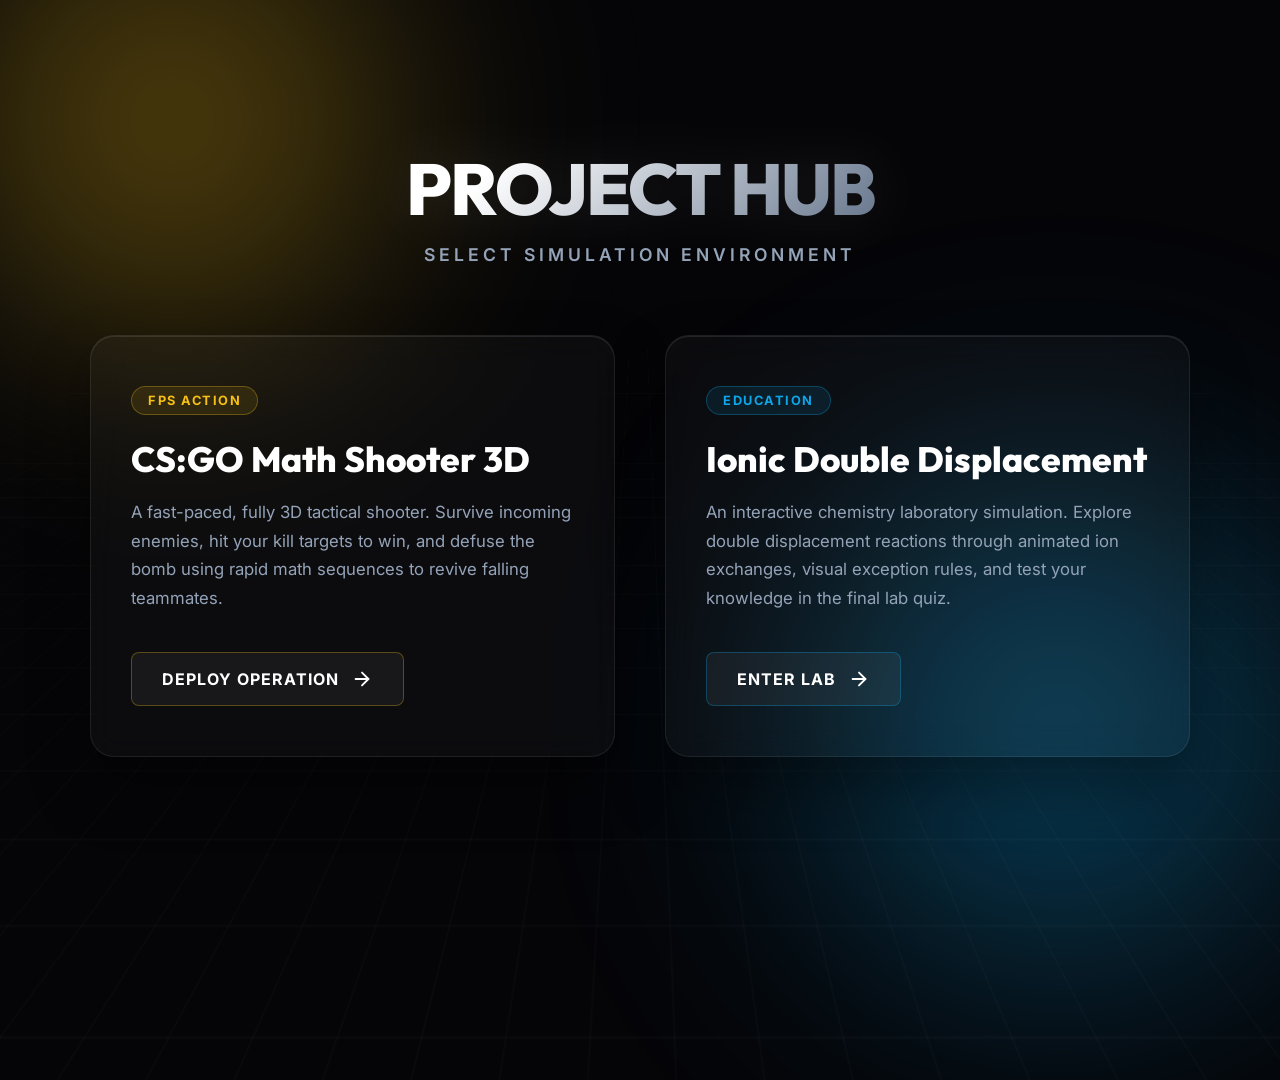
<file: index.html>
<!DOCTYPE html>
<html lang="en">
<head>
  <meta charset="UTF-8">
  <meta name="viewport" content="width=device-width, initial-scale=1.0">
  <title>Application Hub</title>
  <link href="https://fonts.googleapis.com/css2?family=Outfit:wght@300;400;600;800&family=Inter:wght@400;500;700&display=swap" rel="stylesheet">
  <link rel="stylesheet" href="landing.css">
</head>
<body>

  <!-- Ambient Animated Background -->
  <div class="ambient-blob blob-1"></div>
  <div class="ambient-blob blob-2"></div>
  <div class="grid-overlay"></div>

  <header>
    <h1>Project Hub</h1>
    <div class="subtitle">Select Simulation Environment</div>
  </header>

  <div class="grid">
    
    <!-- Game 1: CS:GO Shooter -->
    <div class="card-wrap tactical">
      <a href="shooter.html" class="card">
        <div class="glare"></div>
        <div class="tag">FPS Action</div>
        <h2>CS:GO Math Shooter 3D</h2>
        <p>A fast-paced, fully 3D tactical shooter. Survive incoming enemies, hit your kill targets to win, and defuse the bomb using rapid math sequences to revive falling teammates.</p>
        <div class="btn">
          Deploy Operation
          <svg width="22" height="22" viewBox="0 0 24 24" fill="none" stroke="currentColor" stroke-width="2" stroke-linecap="round" stroke-linejoin="round"><line x1="5" y1="12" x2="19" y2="12"></line><polyline points="12 5 19 12 12 19"></polyline></svg>
        </div>
      </a>
    </div>

    <!-- Game 2: Science Lab -->
    <div class="card-wrap science">
      <a href="ion/ion/coverage/index.html" class="card">
        <div class="glare"></div>
        <div class="tag">Education</div>
        <h2>Ionic Double Displacement</h2>
        <p>An interactive chemistry laboratory simulation. Explore double displacement reactions through animated ion exchanges, visual exception rules, and test your knowledge in the final lab quiz.</p>
        <div class="btn">
          Enter Lab
          <svg width="22" height="22" viewBox="0 0 24 24" fill="none" stroke="currentColor" stroke-width="2" stroke-linecap="round" stroke-linejoin="round"><line x1="5" y1="12" x2="19" y2="12"></line><polyline points="12 5 19 12 12 19"></polyline></svg>
        </div>
      </a>
    </div>

  </div>

  <script src="landing.js"></script>
</body>
</html>
</file>
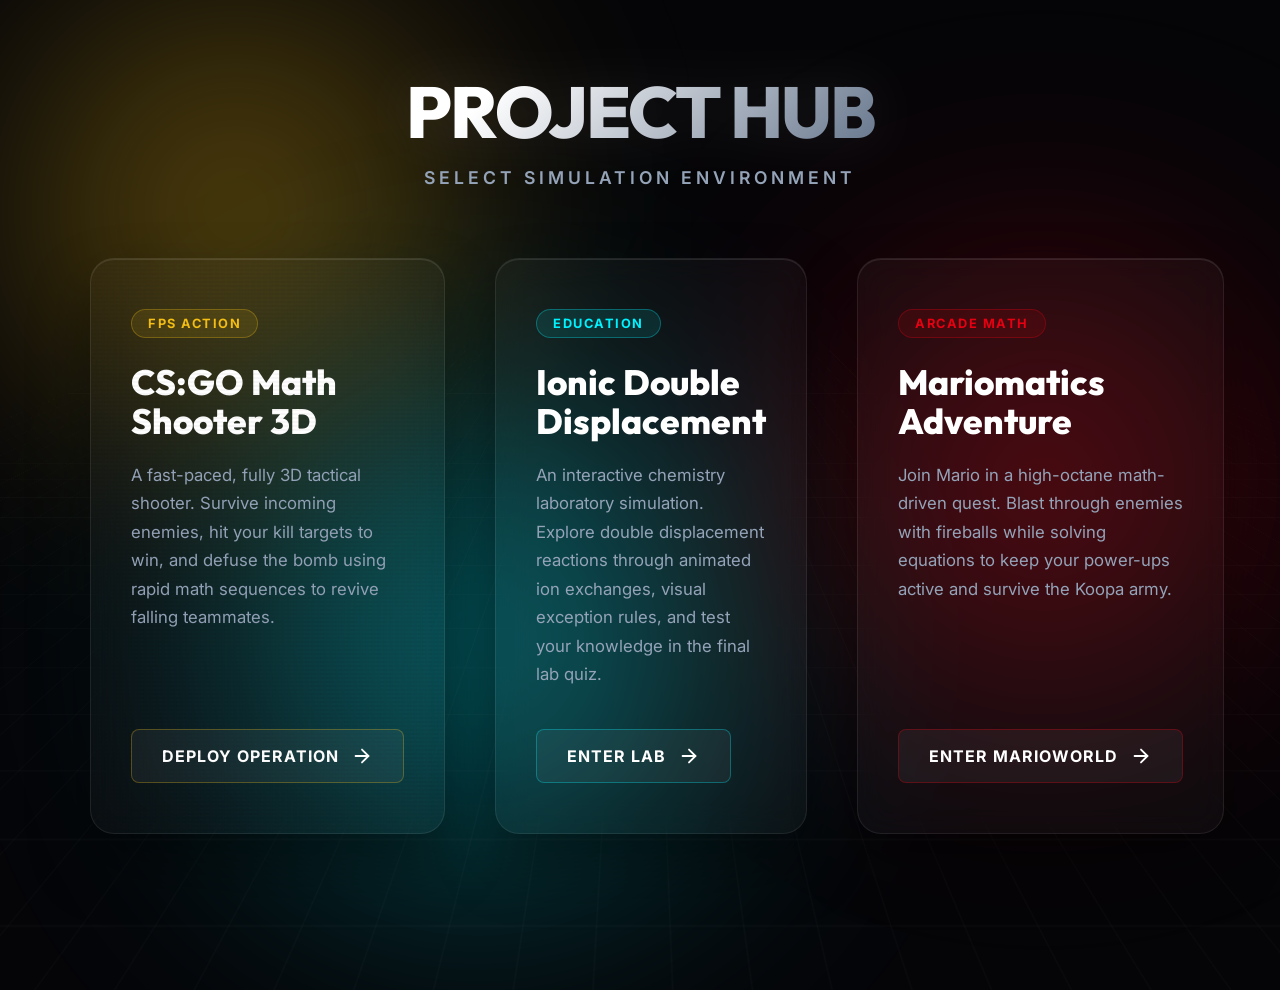
<file: proj/index.html>
<!DOCTYPE html>
<html lang="en">
<head>
  <meta charset="UTF-8">
  <meta name="viewport" content="width=device-width, initial-scale=1.0">
  <title>Application Hub</title>
  <link href="https://fonts.googleapis.com/css2?family=Outfit:wght@300;400;600;800&family=Inter:wght@400;500;700&display=swap" rel="stylesheet">
  <link rel="stylesheet" href="landing.css">
</head>
<body>

  <!-- Ambient Animated Background -->
  <div class="ambient-blob blob-1"></div>
  <div class="ambient-blob blob-2"></div>
  <div class="ambient-blob blob-3"></div>
  <div class="grid-overlay"></div>


  <header>
    <h1>Project Hub</h1>
    <div class="subtitle">Select Simulation Environment</div>
  </header>

  <div class="grid">
    
    <!-- Game 1: CS:GO Shooter -->
    <div class="card-wrap tactical">
      <a href="shooter.html" class="card">
        <div class="glare"></div>
        <div class="tag">FPS Action</div>
        <h2>CS:GO Math Shooter 3D</h2>
        <p>A fast-paced, fully 3D tactical shooter. Survive incoming enemies, hit your kill targets to win, and defuse the bomb using rapid math sequences to revive falling teammates.</p>
        <div class="btn">
          Deploy Operation
          <svg width="22" height="22" viewBox="0 0 24 24" fill="none" stroke="currentColor" stroke-width="2" stroke-linecap="round" stroke-linejoin="round"><line x1="5" y1="12" x2="19" y2="12"></line><polyline points="12 5 19 12 12 19"></polyline></svg>
        </div>
      </a>
    </div>

    <!-- Game 2: Science Lab -->
    <div class="card-wrap science">
      <a href="ion/ion/coverage/index.html" class="card">
        <div class="glare"></div>
        <div class="tag">Education</div>
        <h2>Ionic Double Displacement</h2>
        <p>An interactive chemistry laboratory simulation. Explore double displacement reactions through animated ion exchanges, visual exception rules, and test your knowledge in the final lab quiz.</p>
        <div class="btn">
          Enter Lab
          <svg width="22" height="22" viewBox="0 0 24 24" fill="none" stroke="currentColor" stroke-width="2" stroke-linecap="round" stroke-linejoin="round"><line x1="5" y1="12" x2="19" y2="12"></line><polyline points="12 5 19 12 12 19"></polyline></svg>
        </div>
      </a>
    </div>

    <!-- Game 3: Mariomatics -->
    <div class="card-wrap mario">
      <a href="MarioMatics/index.html" class="card">
        <div class="glare"></div>
        <div class="tag">Arcade Math</div>
        <h2>Mariomatics Adventure</h2>
        <p>Join Mario in a high-octane math-driven quest. Blast through enemies with fireballs while solving equations to keep your power-ups active and survive the Koopa army.</p>
        <div class="btn">
          Enter MarioWorld
          <svg width="22" height="22" viewBox="0 0 24 24" fill="none" stroke="currentColor" stroke-width="2" stroke-linecap="round" stroke-linejoin="round"><line x1="5" y1="12" x2="19" y2="12"></line><polyline points="12 5 19 12 12 19"></polyline></svg>
        </div>
      </a>
    </div>


  </div>

  <script src="landing.js"></script>
</body>
</html>
</file>
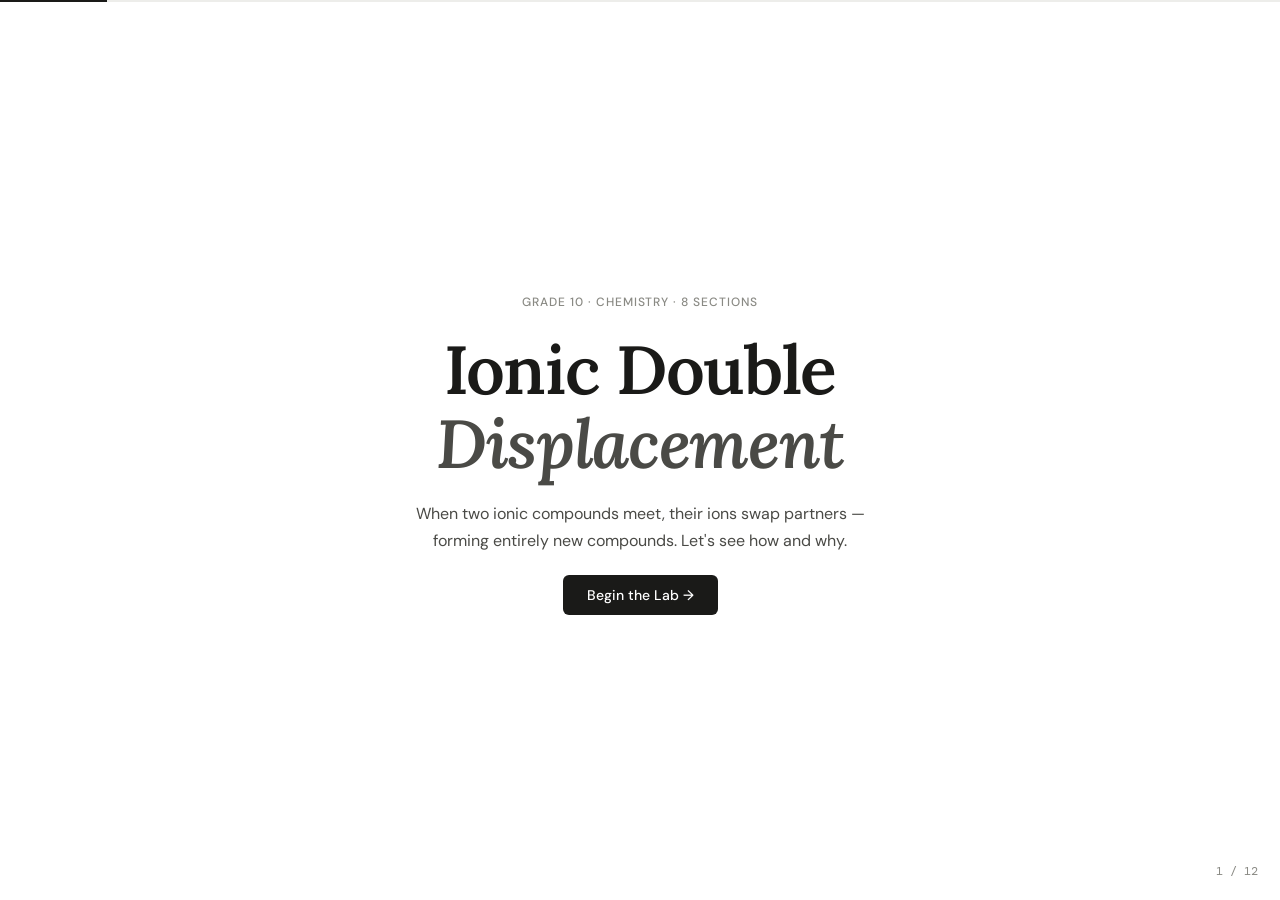
<file: ion/ion/coverage/index.html>
<!DOCTYPE html>
<html lang="en">
<head>
  <meta charset="UTF-8" />
  <meta name="viewport" content="width=device-width, initial-scale=1.0"/>
  <title>Ionic Double Displacement — Science Lab</title>
  <link rel="stylesheet" href="style.css" />
  <link href="https://fonts.googleapis.com/css2?family=Lora:ital,wght@0,400;0,500;0,600;1,400&family=DM+Sans:wght@300;400;500;600&family=DM+Mono:wght@400;500&display=swap" rel="stylesheet"/>
</head>
<body>

<div class="progress-bar-wrap">
  <div class="progress-bar" id="progressBar"></div>
</div>

<div class="slide-container" id="slideContainer">

  <!-- SLIDE 0 — TITLE -->
  <section class="slide" id="slide-0" data-slide="0">
    <div class="slide-inner center-col">
      <div class="title-eyebrow">Grade 10 · Chemistry · 8 Sections</div>
      <h1 class="hero-title">Ionic Double<br/><em>Displacement</em></h1>
      <p class="hero-sub">When two ionic compounds meet, their ions swap partners — forming entirely new compounds. Let's see how and why.</p>
      <button class="btn-next" onclick="nextSlide()">Begin the Lab →</button>
    </div>
  </section>

  <!-- SLIDE 1 — WHAT ARE IONIC COMPOUNDS? -->
  <section class="slide" id="slide-1" data-slide="1">
    <div class="slide-inner">
      <div class="slide-header">
        <div class="chip">Section 1</div>
        <h2>What Are Ionic Compounds?</h2>
      </div>
      <div class="two-col">
        <div class="concept-card">
          <div class="card-icon cation-icon">+</div>
          <h3>Cation (Positive Ion)</h3>
          <p>An atom that <strong>loses electrons</strong>, becoming positively charged. Metals typically form cations.</p>
          <div class="example-pill cation">Pb²⁺ · Na⁺ · Ca²⁺</div>
        </div>
        <div class="concept-card">
          <div class="card-icon anion-icon">−</div>
          <h3>Anion (Negative Ion)</h3>
          <p>An atom that <strong>gains electrons</strong>, becoming negatively charged. Non-metals typically form anions.</p>
          <div class="example-pill anion">Br⁻ · Cl⁻ · NO₃⁻</div>
        </div>
      </div>
      <div class="info-strip">
        <span class="info-dot">i</span>
        <p>Ionic compounds form when cations and anions attract each other electrostatically — opposite charges attract, creating a stable crystal lattice.</p>
      </div>
      <div class="nav-row">
        <button class="btn-ghost" onclick="prevSlide()">← Back</button>
        <button class="btn-next" onclick="nextSlide()">Next: Double Displacement →</button>
      </div>
    </div>
  </section>

  <!-- SLIDE 2 — DOUBLE DISPLACEMENT -->
  <section class="slide" id="slide-2" data-slide="2">
    <div class="slide-inner">
      <div class="slide-header">
        <div class="chip">Section 2</div>
        <h2>Double Displacement Reaction</h2>
      </div>
      <div class="dd-diagram">
        <div class="dd-compound reactant">
          <span class="dd-cat">A⁺</span><span class="dd-an">B⁻</span>
        </div>
        <div class="dd-plus">+</div>
        <div class="dd-compound reactant">
          <span class="dd-cat">C⁺</span><span class="dd-an">D⁻</span>
        </div>
        <div class="dd-arrow-wrap">
          <div class="dd-arrow">→</div>
          <svg class="swap-svg" id="swapSvg" viewBox="0 0 300 60" xmlns="http://www.w3.org/2000/svg">
            <path id="swapPath1" class="swap-path path1" d="" fill="none"/>
            <path id="swapPath2" class="swap-path path2" d="" fill="none"/>
          </svg>
        </div>
        <div class="dd-compound product">
          <span class="dd-cat">A⁺</span><span class="dd-an">D⁻</span>
        </div>
        <div class="dd-plus">+</div>
        <div class="dd-compound product">
          <span class="dd-cat">C⁺</span><span class="dd-an">B⁻</span>
        </div>
      </div>
      <div class="rule-box">
        <h4>The Rule</h4>
        <p>In a double displacement reaction: <code>AB + CD → AD + CB</code></p>
        <p>The <strong>cations swap their anions</strong> — or equivalently, the anions swap their cations.</p>
      </div>
      <div class="nav-row">
        <button class="btn-ghost" onclick="prevSlide()">← Back</button>
        <button class="btn-next" onclick="nextSlide()">Watch It Live →</button>
      </div>
    </div>
  </section>

  <!-- SLIDES 3–7 — ION EXCHANGE TUTORIALS -->
  <section class="slide" id="slide-3" data-slide="3">
    <div class="slide-inner">
      <div class="slide-header">
        <div class="chip">Tutorial · Equation 1</div>
        <h2>PbBr₂ + Na₂SO₄ → ?</h2>
      </div>
      <div class="ion-stage" id="ionStage1"></div>
      <div class="eq-controls">
        <button class="btn-step" id="step1Btn" onclick="runStep(1,1)">▶ Step 1: Identify Ions</button>
        <button class="btn-step disabled" id="step2Btn" onclick="runStep(1,2)">Step 2: Swap Partners</button>
        <button class="btn-step disabled" id="step3Btn" onclick="runStep(1,3)">Step 3: Write Products</button>
        <button class="btn-step disabled" id="step4Btn" onclick="runStep(1,4)">Step 4: Balance</button>
      </div>
      <div class="eq-explanation" id="eq1Exp"><p>Click <strong>Step 1</strong> to begin the ion exchange animation.</p></div>
      <div class="nav-row">
        <button class="btn-ghost" onclick="prevSlide()">← Back</button>
        <button class="btn-next" id="eq1Next" style="opacity:0.4;pointer-events:none" onclick="nextSlide()">Next Equation →</button>
      </div>
    </div>
  </section>

  <section class="slide" id="slide-4" data-slide="4">
    <div class="slide-inner">
      <div class="slide-header">
        <div class="chip">Tutorial · Equation 2</div>
        <h2>AgNO₃ + KCl → ?</h2>
      </div>
      <div class="ion-stage" id="ionStage2"></div>
      <div class="eq-controls">
        <button class="btn-step" id="e2step1Btn" onclick="runStep(2,1)">▶ Step 1: Identify Ions</button>
        <button class="btn-step disabled" id="e2step2Btn" onclick="runStep(2,2)">Step 2: Swap Partners</button>
        <button class="btn-step disabled" id="e2step3Btn" onclick="runStep(2,3)">Step 3: Write Products</button>
        <button class="btn-step disabled" id="e2step4Btn" onclick="runStep(2,4)">Step 4: Balance</button>
      </div>
      <div class="eq-explanation" id="eq2Exp"><p>Click <strong>Step 1</strong> to begin.</p></div>
      <div class="nav-row">
        <button class="btn-ghost" onclick="prevSlide()">← Back</button>
        <button class="btn-next" id="eq2Next" style="opacity:0.4;pointer-events:none" onclick="nextSlide()">Next Equation →</button>
      </div>
    </div>
  </section>

  <section class="slide" id="slide-5" data-slide="5">
    <div class="slide-inner">
      <div class="slide-header">
        <div class="chip">Tutorial · Equation 3</div>
        <h2>BaCl₂ + Na₂SO₄ → ?</h2>
      </div>
      <div class="ion-stage" id="ionStage3"></div>
      <div class="eq-controls">
        <button class="btn-step" id="e3step1Btn" onclick="runStep(3,1)">▶ Step 1: Identify Ions</button>
        <button class="btn-step disabled" id="e3step2Btn" onclick="runStep(3,2)">Step 2: Swap Partners</button>
        <button class="btn-step disabled" id="e3step3Btn" onclick="runStep(3,3)">Step 3: Write Products</button>
        <button class="btn-step disabled" id="e3step4Btn" onclick="runStep(3,4)">Step 4: Balance</button>
      </div>
      <div class="eq-explanation" id="eq3Exp"><p>Click <strong>Step 1</strong> to begin.</p></div>
      <div class="nav-row">
        <button class="btn-ghost" onclick="prevSlide()">← Back</button>
        <button class="btn-next" id="eq3Next" style="opacity:0.4;pointer-events:none" onclick="nextSlide()">Next Equation →</button>
      </div>
    </div>
  </section>

  <section class="slide" id="slide-6" data-slide="6">
    <div class="slide-inner">
      <div class="slide-header">
        <div class="chip">Tutorial · Equation 4</div>
        <h2>CuSO₄ + 2NaOH → ?</h2>
      </div>
      <div class="ion-stage" id="ionStage4"></div>
      <div class="eq-controls">
        <button class="btn-step" id="e4step1Btn" onclick="runStep(4,1)">▶ Step 1: Identify Ions</button>
        <button class="btn-step disabled" id="e4step2Btn" onclick="runStep(4,2)">Step 2: Swap Partners</button>
        <button class="btn-step disabled" id="e4step3Btn" onclick="runStep(4,3)">Step 3: Write Products</button>
        <button class="btn-step disabled" id="e4step4Btn" onclick="runStep(4,4)">Step 4: Balance</button>
      </div>
      <div class="eq-explanation" id="eq4Exp"><p>Click <strong>Step 1</strong> to begin.</p></div>
      <div class="nav-row">
        <button class="btn-ghost" onclick="prevSlide()">← Back</button>
        <button class="btn-next" id="eq4Next" style="opacity:0.4;pointer-events:none" onclick="nextSlide()">Next Equation →</button>
      </div>
    </div>
  </section>

  <section class="slide" id="slide-7" data-slide="7">
    <div class="slide-inner">
      <div class="slide-header">
        <div class="chip">Tutorial · Equation 5</div>
        <h2>Pb(NO₃)₂ + 2KI → ?</h2>
      </div>
      <div class="ion-stage" id="ionStage5"></div>
      <div class="eq-controls">
        <button class="btn-step" id="e5step1Btn" onclick="runStep(5,1)">▶ Step 1: Identify Ions</button>
        <button class="btn-step disabled" id="e5step2Btn" onclick="runStep(5,2)">Step 2: Swap Partners</button>
        <button class="btn-step disabled" id="e5step3Btn" onclick="runStep(5,3)">Step 3: Write Products</button>
        <button class="btn-step disabled" id="e5step4Btn" onclick="runStep(5,4)">Step 4: Balance</button>
      </div>
      <div class="eq-explanation" id="eq5Exp"><p>Click <strong>Step 1</strong> to begin.</p></div>
      <div class="nav-row">
        <button class="btn-ghost" onclick="prevSlide()">← Back</button>
        <button class="btn-next" id="eq5Next" style="opacity:0.4;pointer-events:none" onclick="nextSlide()">Exceptions →</button>
      </div>
    </div>
  </section>

  <!-- SLIDE 8 — EXCEPTION 1 -->
  <section class="slide" id="slide-8" data-slide="8">
    <div class="slide-inner">
      <div class="slide-header">
        <div class="chip warn-chip">⚠ Exception 1</div>
        <h2>When No Precipitate Forms — No Reaction</h2>
      </div>
      <div class="exception-layout">
        <div class="exception-visual">
          <div class="beaker-wrap">
            <div class="beaker">
              <div class="liquid"></div>
            </div>
            <div class="beaker-label">NaNO₃(aq) + KCl(aq)</div>
          </div>
          <div class="exc-arrow">→</div>
          <div class="beaker-wrap">
            <div class="beaker">
              <div class="liquid still"></div>
            </div>
            <div class="beaker-label">Still soluble — NR (No Reaction)</div>
          </div>
        </div>
        <div class="exception-text">
          <div class="rule-box">
            <h4>Solubility Rule</h4>
            <p>A double displacement reaction only proceeds visibly if one product is:</p>
            <ul>
              <li><strong>Insoluble</strong> (precipitate ↓)</li>
              <li><strong>A gas</strong> (↑)</li>
              <li><strong>Weakly ionized</strong> (like water)</li>
            </ul>
            <p>If all products are soluble, <strong>no net reaction occurs</strong> — the ions simply stay dissolved.</p>
          </div>
          <div class="eq-result-box">
            <code>NaNO₃ + KCl → KNO₃ + NaCl</code>
            <p>All four compounds are soluble → <strong>No Reaction (NR)</strong></p>
          </div>
        </div>
      </div>
      <div class="nav-row">
        <button class="btn-ghost" onclick="prevSlide()">← Back</button>
        <button class="btn-next" onclick="nextSlide()">Exception 2 →</button>
      </div>
    </div>
  </section>

  <!-- SLIDE 9 — EXCEPTION 2 -->
  <section class="slide" id="slide-9" data-slide="9">
    <div class="slide-inner">
      <div class="slide-header">
        <div class="chip warn-chip">⚠ Exception 2</div>
        <h2>Gas-Forming Reactions</h2>
      </div>
      <div class="exception-layout">
        <div class="exception-visual">
          <div class="beaker-wrap">
            <div class="beaker">
              <div class="liquid acid"></div>
            </div>
            <div class="beaker-label">Na₂CO₃ + 2HCl</div>
          </div>
          <div class="exc-arrow">→</div>
          <div class="beaker-wrap">
            <div class="beaker">
              <div class="liquid fizz"></div>
              <div class="bubbles-wrap">
                <div class="bubble b1"></div>
                <div class="bubble b2"></div>
                <div class="bubble b3"></div>
                <div class="bubble b4"></div>
                <div class="bubble b5"></div>
              </div>
            </div>
            <div class="beaker-label">2NaCl + H₂O + CO₂↑</div>
          </div>
        </div>
        <div class="exception-text">
          <div class="rule-box">
            <h4>Gas-Forming Rule</h4>
            <p>When a carbonate or bicarbonate reacts with an acid:</p>
            <ul>
              <li>H₂CO₃ forms initially</li>
              <li>It immediately decomposes: <code>H₂CO₃ → H₂O + CO₂↑</code></li>
              <li>Effervescence (bubbling) is visible</li>
            </ul>
          </div>
          <div class="eq-result-box">
            <code>Na₂CO₃ + 2HCl → 2NaCl + H₂O + CO₂↑</code>
            <p>The driving force here is <strong>gas evolution</strong>, not a precipitate.</p>
          </div>
        </div>
      </div>
      <div class="nav-row">
        <button class="btn-ghost" onclick="prevSlide()">← Back</button>
        <button class="btn-next" onclick="nextSlide()">Take the Quiz →</button>
      </div>
    </div>
  </section>

  <!-- SLIDE 10 — QUIZ -->
  <section class="slide" id="slide-10" data-slide="10">
    <div class="slide-inner">
      <div class="slide-header">
        <div class="chip green-chip">Quiz Time</div>
        <h2>Test Your Knowledge</h2>
      </div>
      <div class="quiz-wrap" id="quizWrap"></div>
    </div>
  </section>

  <!-- SLIDE 11 — RESULTS -->
  <section class="slide" id="slide-11" data-slide="11">
    <div class="slide-inner center-col">
      <div class="result-orb" id="resultOrb">
        <span id="resultScore">0/5</span>
      </div>
      <h2 id="resultMsg">Well done!</h2>
      <p id="resultSub" class="result-sub"></p>
      <div class="result-breakdown" id="resultBreakdown"></div>
      <button class="btn-next" onclick="restartQuiz()">Retake Quiz ↺</button>
      <button class="btn-ghost" style="margin-top:10px" onclick="goToSlide(0)">← Back to Start</button>
      <button class="btn-ghost" style="margin-top:10px; color:#0ea5e9; border-color:rgba(14,165,233,0.3)" onclick="location.href='../../../index.html'">⌂ Return to Hub</button>
    </div>
  </section>

</div>

<div class="slide-counter" id="slideCounter">1 / 12</div>
<script src="script.js"></script>
</body>
</html>
</file>
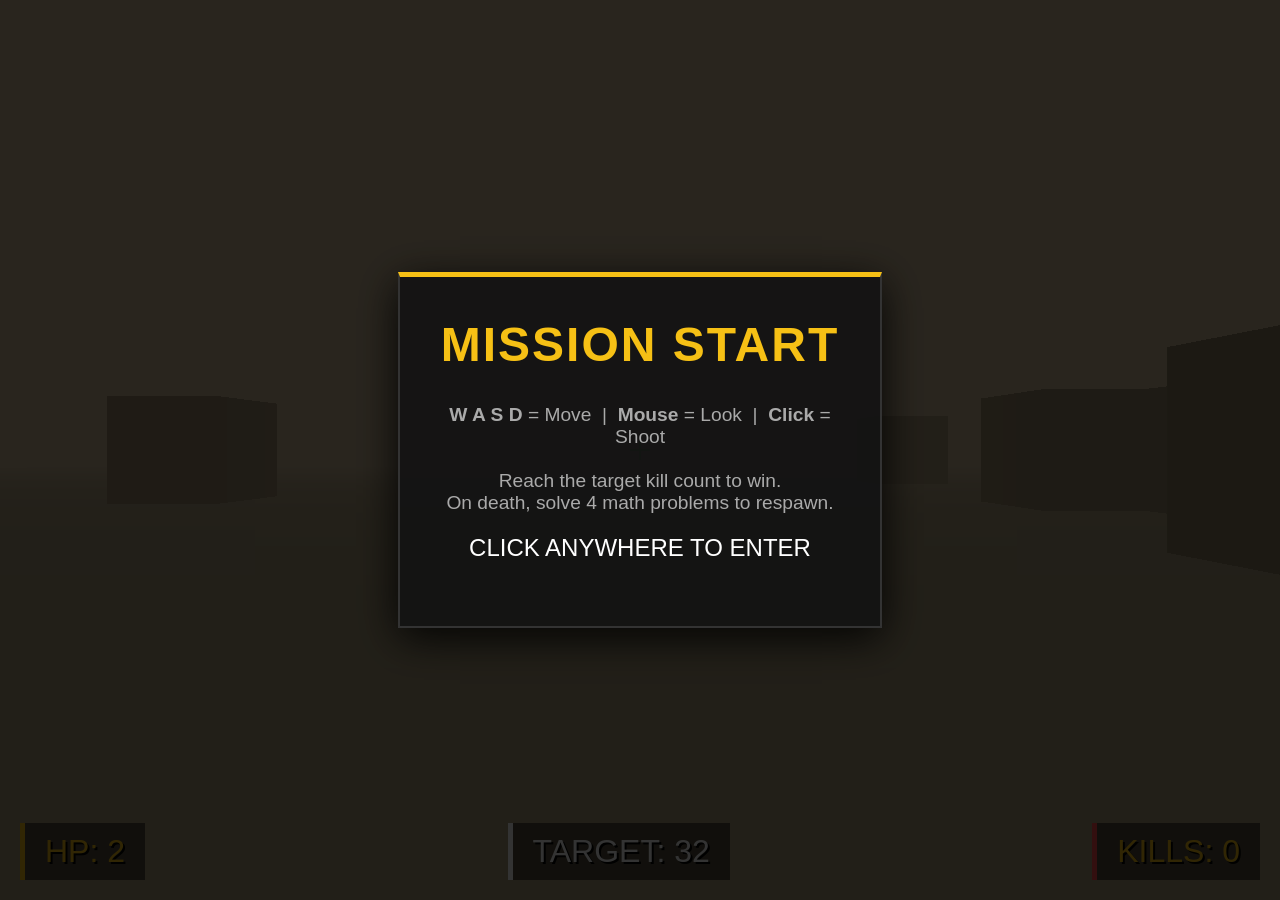
<file: index_3d_shooter_backup.html>
<!DOCTYPE html>
<html lang="en">
<head>
  <meta charset="UTF-8">
  <title>CS:GO Math Shooter 3D</title>
  <style>
    :root { --primary: #f6c015; --danger: #d93d3d; }
    body { margin:0; overflow:hidden; background:#000; user-select:none; font-family:Arial,sans-serif; }
    canvas { display:block; cursor:none; }

    #crosshair {
      position:absolute; top:50%; left:50%;
      width:20px; height:20px;
      transform:translate(-50%,-50%);
      pointer-events:none; z-index:10;
    }
    #crosshair::before, #crosshair::after {
      content:''; position:absolute; background:#0f0;
    }
    #crosshair::before { top:9px; left:0; width:20px; height:2px; }
    #crosshair::after  { top:0; left:9px; width:2px; height:20px; }

    #hud {
      position:absolute; bottom:20px; left:20px; right:20px;
      display:flex; justify-content:space-between;
      color:var(--primary); font-family:Impact,sans-serif;
      font-size:2rem; text-shadow:2px 2px 0 #000;
      pointer-events:none; z-index:10;
    }
    .hud-box { background:rgba(0,0,0,.5); padding:10px 20px; border-left:5px solid var(--primary); }
    #targetBox { border-left-color:#fff; color:#fff; }

    .menu-screen {
      position:absolute; top:0; left:0; width:100%; height:100%;
      background:rgba(0,0,0,.8); display:flex; flex-direction:column;
      justify-content:center; align-items:center; color:#fff; z-index:20; text-align:center;
    }
    #instructions { cursor:pointer; }

    .panel {
      background:rgba(20,20,20,.95); border:2px solid #333;
      padding:40px; border-top:5px solid var(--primary);
      box-shadow:0 10px 40px rgba(0,0,0,.9); width:400px;
    }
    h1 { margin-top:0; font-family:Impact,sans-serif; letter-spacing:2px; font-size:3rem; }
    h1.danger { color:var(--danger); }
    h1.primary { color:var(--primary); }

    #q { font-size:3.5rem; font-weight:bold; margin:20px 0; color:#fff; }
    input[type="number"] {
      width:100%; box-sizing:border-box; padding:15px; font-size:2rem;
      text-align:center; background:#111; border:2px solid #555; color:#fff; outline:none;
    }
    input[type="number"]:focus { border-color:var(--primary); }
    input[type=number]::-webkit-inner-spin-button,
    input[type=number]::-webkit-outer-spin-button { -webkit-appearance:none; margin:0; }

    .btn {
      margin-top:20px; padding:15px 30px; background:var(--primary);
      color:#000; border:none; font-family:Impact,sans-serif;
      font-size:1.5rem; cursor:pointer; text-transform:uppercase;
    }
    .btn:hover { background:#fff; }
    #prog { margin-top:15px; font-size:1.2rem; color:#888; }

    .flash { color:#ff4d4d; animation:pulse 1s infinite alternate; font-weight:bold; }
    @keyframes pulse { from{opacity:1} to{opacity:.4} }

    #vignette {
      position:absolute; top:0; left:0; width:100%; height:100%;
      pointer-events:none; z-index:5; transition:box-shadow .15s;
    }
    .hit { box-shadow:inset 0 0 120px rgba(255,0,0,.75) !important; }
  </style>

  <script type="importmap">
  {
    "imports": {
      "three": "/lib/three.module.js"
    }
  }
  </script>
</head>
<body>

<div id="crosshair"></div>
<div id="vignette"></div>

<div id="hud">
  <div class="hud-box">HP: <span id="livesDisplay">2</span></div>
  <div id="targetBox" class="hud-box">TARGET: <span id="targetDisplay">0</span></div>
  <div class="hud-box" style="border-left-color:#ff4d4d">KILLS: <span id="killsDisplay">0</span></div>
</div>

<div id="instructions" class="menu-screen" style="cursor:pointer;">
  <div class="panel">
    <h1 class="primary">MISSION START</h1>
    <p style="font-size:1.2rem; color:#aaa;">
      <b>W A S D</b> = Move &nbsp;|&nbsp; <b>Mouse</b> = Look &nbsp;|&nbsp; <b>Click</b> = Shoot<br><br>
      Reach the target kill count to win.<br>
      On death, solve 4 math problems to respawn.
    </p>
    <p style="font-size:1.5rem; color:#fff; margin-top:20px;">CLICK ANYWHERE TO ENTER</p>
  </div>
</div>

<div id="mathUI" class="menu-screen" style="display:none;">
  <div class="panel">
    <h1 class="primary">OVERRIDE REQUIRED</h1>
    <div class="flash">BOMB PLANTED — ENTER CODES SEQUENTIALLY:</div>
    <p id="q"></p>
    <input id="ans" type="number" placeholder="Answer" autocomplete="off">
    <p id="prog">0 / 4 Sequences</p>
  </div>
</div>

<div id="endUI" class="menu-screen" style="display:none;">
  <div class="panel">
    <h1 id="endTitle" class="danger">TERRORISTS WIN</h1>
    <p style="font-size:1.2rem; margin:20px 0; color:#aaa;">
      Final Kills: <span id="finalScore" style="color:#fff;"></span>
    </p>
    <button class="btn" onclick="location.reload()">NEW MATCH</button>
  </div>
</div>

<script type="module">
import * as THREE from 'three';

// ── GAME STATE ──────────────────────────────────────────────────────────────
let lives = 2, kills = 0;
const targetKills = Math.floor(Math.random() * 20) + 21;
let isDead = false, gameWon = false;
let respawnsAllowed = 1;
let mathIndex = 0, answer = 0;
let damageCooldown = 0;
let locked = false; // pointer lock active?

document.getElementById('targetDisplay').innerText = targetKills;

// ── RENDERER ────────────────────────────────────────────────────────────────
const renderer = new THREE.WebGLRenderer({ antialias: false, powerPreference: 'high-performance' });
renderer.setPixelRatio(1);                    // always 1:1, no supersampling
renderer.setSize(window.innerWidth, window.innerHeight);
renderer.shadowMap.enabled = false;
document.body.appendChild(renderer.domElement);

const scene = new THREE.Scene();
scene.background = new THREE.Color(0xccb997);
scene.fog = new THREE.FogExp2(0xccb997, 0.022);

const camera = new THREE.PerspectiveCamera(70, window.innerWidth / window.innerHeight, 0.3, 100);

// ── MANUAL POINTER LOCK + CAMERA LOOK ──────────────────────────────────────
// Using raw Euler angles updated directly on mousemove — zero latency.
let yaw = 0;
  let pitch = 0;
const SENSITIVITY = 0.0020;
const MAX_PITCH = Math.PI / 2 - 0.01;

// Set rotation order ONCE here — setting it every frame triggers expensive matrix recalcs
camera.rotation.order = 'YXZ';

const canvas = renderer.domElement;
// Allow click anywhere on page to start
function tryLock() {
  if (!isDead && !gameWon && !locked) canvas.requestPointerLock();
}
canvas.addEventListener('click', tryLock);
document.getElementById('instructions').addEventListener('click', tryLock);

document.addEventListener('pointerlockchange', () => {
  locked = document.pointerLockElement === canvas;
  document.getElementById('instructions').style.display =
    (!locked && !isDead && !gameWon) ? 'flex' : 'none';
});

// Accumulate raw mouse deltas — use getCoalescedEvents() to recover all
// intermediate samples Chrome discards when batching mousemove events
let mouseDX = 0, mouseDY = 0;

document.addEventListener('mousemove', (e) => {
  if (!locked || isDead || gameWon) return;
  // getCoalescedEvents recovers every raw hardware sample in this batch
  const events = e.getCoalescedEvents ? e.getCoalescedEvents() : [e];
  for (const ce of events) {
    mouseDX += ce.movementX;
    mouseDY += ce.movementY;
  }
});

// ── LIGHTING ────────────────────────────────────────────────────────────────
scene.add(new THREE.AmbientLight(0xffffff, 0.7));
const sun = new THREE.DirectionalLight(0xffffff, 0.5);
sun.position.set(-10, 30, 10);
scene.add(sun);

// ── ENVIRONMENT ─────────────────────────────────────────────────────────────
// All MeshBasicMaterial — zero per-fragment lighting cost
const floor = new THREE.Mesh(
  new THREE.PlaneGeometry(140, 140),
  new THREE.MeshBasicMaterial({ color: 0xa99b79 })
);
floor.rotation.x = -Math.PI / 2;
scene.add(floor);

const BOX_GEO = new THREE.BoxGeometry(4,4,4);
const BOX_MAT = new THREE.MeshBasicMaterial({color:0x8a7b5d});
for (let i = 0; i < 12; i++) {
  const b = new THREE.Mesh(BOX_GEO, BOX_MAT);
  b.position.set((Math.random()-.5)*80, 2, (Math.random()-.5)*80);
  if (Math.hypot(b.position.x, b.position.z) > 12) scene.add(b);
}

// ── SHARED ENEMY ASSETS (created once, referenced by all instances) ─────────
const M = {
  vest  : new THREE.MeshBasicMaterial({color:0x78350f}),
  head  : new THREE.MeshBasicMaterial({color:0x451a03}),
  pants : new THREE.MeshBasicMaterial({color:0xb45309}),
  eyes  : new THREE.MeshBasicMaterial({color:0xfcd34d}),
  hb    : new THREE.MeshBasicMaterial({visible:false}),
  blood : new THREE.MeshBasicMaterial({color:0x7f0000}),
};
const G = {
  torso : new THREE.BoxGeometry(1.2,1.5,0.8),
  head  : new THREE.BoxGeometry(0.8,0.8,0.8),
  eyes  : new THREE.PlaneGeometry(0.5,0.2),
  leg   : new THREE.BoxGeometry(0.5,1.5,0.5),
  arm   : new THREE.BoxGeometry(0.4,1.4,0.4),
  hb    : new THREE.BoxGeometry(1.5,4,1.5),
  blood : new THREE.BoxGeometry(0.15,0.15,0.15),
};

// ── ENEMIES ─────────────────────────────────────────────────────────────────
const enemies  = [];
const hitBoxes = [];
const MAX_ENEMIES = 10;

function spawnEnemy() {
  if (isDead || gameWon || enemies.length >= MAX_ENEMIES) return;
  const g = new THREE.Group();

  const torso = new THREE.Mesh(G.torso, M.vest);  torso.position.y = 2.25; g.add(torso);
  const head  = new THREE.Mesh(G.head,  M.head);  head.position.y  = 3.4;  g.add(head);
  const eyes  = new THREE.Mesh(G.eyes,  M.eyes);  eyes.position.set(0, 3.4, 0.41); g.add(eyes);
  const legL  = new THREE.Mesh(G.leg,   M.pants); legL.position.set(-0.35,0.75,0); g.add(legL);
  const legR  = new THREE.Mesh(G.leg,   M.pants); legR.position.set( 0.35,0.75,0); g.add(legR);
  const armL  = new THREE.Mesh(G.arm,   M.pants); armL.position.set(-0.8,2.2,0);   g.add(armL);
  const armR  = new THREE.Mesh(G.arm,   M.pants); armR.position.set(0.8,2.2,0.2);
  armR.rotation.x = -Math.PI/3; g.add(armR);

  const a = Math.random() * Math.PI * 2;
  const d = 25 + Math.random() * 18;
  g.position.set(Math.cos(a)*d, 0, Math.sin(a)*d);
  scene.add(g);

  const hb = new THREE.Mesh(G.hb, M.hb);
  hb.position.set(g.position.x, 2, g.position.z);
  scene.add(hb);
  hitBoxes.push(hb);

  enemies.push({ mesh:g, hb, legL, legR, hp:3,
    speed: 3 + Math.random()*1.5, wobble: Math.random()*10 });
}

setInterval(spawnEnemy, 2500);

// ── PARTICLES ───────────────────────────────────────────────────────────────
const particles = [];
const MAX_PARTICLES = 30;

function spawnBlood(pos) {
  while (particles.length > MAX_PARTICLES - 4) {
    scene.remove(particles.shift());
  }
  for (let i = 0; i < 4; i++) {
    const p = new THREE.Mesh(G.blood, M.blood);
    p.position.copy(pos);
    p.vx = (Math.random()-.5)*8; p.vy = Math.random()*6+2; p.vz = (Math.random()-.5)*8;
    p.life = 0.7;
    scene.add(p); particles.push(p);
  }
}

// ── SHOOTING ────────────────────────────────────────────────────────────────
let audioCtx;
function playShoot() {
  if (!audioCtx) audioCtx = new AudioContext();
  if (audioCtx.state === 'suspended') audioCtx.resume();
  const o = audioCtx.createOscillator(), g = audioCtx.createGain();
  o.connect(g); g.connect(audioCtx.destination);
  o.type = 'sawtooth';
  o.frequency.setValueAtTime(280, audioCtx.currentTime);
  o.frequency.exponentialRampToValueAtTime(50, audioCtx.currentTime + 0.08);
  g.gain.setValueAtTime(0.25, audioCtx.currentTime);
  g.gain.exponentialRampToValueAtTime(0.001, audioCtx.currentTime + 0.08);
  o.start(); o.stop(audioCtx.currentTime + 0.08);
}

const raycaster = new THREE.Raycaster();
raycaster.far = 100;
const screenCenter = new THREE.Vector2(0, 0);

document.addEventListener('mousedown', (e) => {
  if (!locked || isDead || gameWon || e.button !== 0) return;
  playShoot();
  raycaster.setFromCamera(screenCenter, camera);
  const hits = raycaster.intersectObjects(hitBoxes);
  if (!hits.length) return;
  const hb   = hits[0].object;
  const eObj = enemies.find(en => en.hb === hb);
  if (!eObj) return;
  eObj.hp--;
  spawnBlood(hits[0].point);
  if (eObj.hp <= 0) {
    scene.remove(eObj.mesh); scene.remove(eObj.hb);
    enemies.splice(enemies.indexOf(eObj), 1);
    hitBoxes.splice(hitBoxes.indexOf(hb), 1);
    kills++;
    document.getElementById('killsDisplay').innerText = kills;
    if (kills >= targetKills) triggerWin();
  }
});

// ── DAMAGE ──────────────────────────────────────────────────────────────────
function takeDamage() {
  if (damageCooldown > 0) return;
  damageCooldown = 1.2;
  lives--;
  document.getElementById('livesDisplay').innerText = lives;
  const v = document.getElementById('vignette');
  v.classList.add('hit');
  setTimeout(() => v.classList.remove('hit'), 250);

  for (let i = enemies.length - 1; i >= 0; i--) {
    const dx = enemies[i].mesh.position.x - camera.position.x;
    const dz = enemies[i].mesh.position.z - camera.position.z;
    if (dx*dx + dz*dz < 144) {
      scene.remove(enemies[i].mesh); scene.remove(enemies[i].hb);
      hitBoxes.splice(hitBoxes.indexOf(enemies[i].hb), 1);
      enemies.splice(i, 1);
    }
  }
  if (lives <= 0) respawnsAllowed > 0 ? triggerDeath() : gameOverFail();
}

// ── MATH ────────────────────────────────────────────────────────────────────
function genMath() {
  let q;
  if      (mathIndex===0){ const a=~~(Math.random()*20)+1, b=~~(Math.random()*20)+1; answer=a+b; q=`${a} + ${b} = ?`; }
  else if (mathIndex===1){ const a=~~(Math.random()*15)+15, b=~~(Math.random()*14)+1; answer=a-b; q=`${a} - ${b} = ?`; }
  else if (mathIndex===2){ const a=~~(Math.random()*11)+2, b=~~(Math.random()*11)+2; answer=a*b; q=`${a} × ${b} = ?`; }
  else                   { const b=~~(Math.random()*9)+2, c=~~(Math.random()*9)+2; answer=c; q=`${b*c} ÷ ${b} = ?`; }
  document.getElementById('q').innerText = q;
  const inp = document.getElementById('ans'); inp.value=''; inp.focus();
}

function triggerDeath() {
  isDead=true; document.exitPointerLock(); locked=false;
  mathIndex=0; document.getElementById('prog').innerText='0 / 4 Sequences';
  document.getElementById('mathUI').style.display='flex'; genMath();
}
function triggerWin() {
  gameWon=true; document.exitPointerLock(); locked=false;
  document.getElementById('endTitle').innerText='COUNTER-TERRORISTS WIN';
  document.getElementById('endTitle').style.color='#10b981';
  document.getElementById('finalScore').innerText=kills;
  document.getElementById('endUI').style.display='flex';
}
function gameOverFail() {
  document.getElementById('mathUI').style.display='none';
  document.getElementById('endTitle').innerText='TERRORISTS WIN';
  document.getElementById('endTitle').style.color='#d93d3d';
  document.getElementById('finalScore').innerText=kills;
  document.getElementById('endUI').style.display='flex';
}

document.getElementById('ans').addEventListener('keydown', (e) => {
  if (e.key !== 'Enter') return;
  const val = parseInt(e.target.value);
  if (val === answer) {
    e.target.style.borderColor='#10b981';
    mathIndex++;
    document.getElementById('prog').innerText=`${mathIndex} / 4 Sequences`;
    setTimeout(() => {
      e.target.style.borderColor='#555';
      if (mathIndex >= 4) {
        lives=2; respawnsAllowed--;
        document.getElementById('livesDisplay').innerText=lives;
        document.getElementById('mathUI').style.display='none';
        isDead=false;
        camera.position.set(0,2,0); yaw=0; pitch=0;
        camera.rotation.set(0,0,0,'YXZ');
        canvas.requestPointerLock();
      } else genMath();
    }, 300);
  } else {
    e.target.style.borderColor='#ff4d4d';
    setTimeout(() => { e.target.style.borderColor='#555'; genMath(); }, 500);
  }
});

// ── PLAYER STATE ─────────────────────────────────────────────────────────────
const keys = {};
document.addEventListener('keydown', e => { keys[e.code]=true; });
document.addEventListener('keyup',   e => { keys[e.code]=false; });

camera.position.set(0, 2, 5);

// ── RESIZE ───────────────────────────────────────────────────────────────────
window.addEventListener('resize', () => {
  camera.aspect = window.innerWidth / window.innerHeight;
  camera.updateProjectionMatrix();
  renderer.setSize(window.innerWidth, window.innerHeight);
});

// ── GAME LOOP ────────────────────────────────────────────────────────────────
let prevTime = performance.now();

// Forward vector (reused, no allocation in loop)
const fwd  = new THREE.Vector3();
const right = new THREE.Vector3();

function loop() {
  requestAnimationFrame(loop);
  const now = performance.now();
  const dt  = Math.min((now - prevTime) / 1000, 0.05);
  prevTime  = now;

  if (damageCooldown > 0) damageCooldown -= dt;

  // ── Apply all accumulated mouse samples this frame ──
  if (locked && !isDead && !gameWon && (mouseDX !== 0 || mouseDY !== 0)) {
    yaw   -= mouseDX * SENSITIVITY;
    pitch -= mouseDY * SENSITIVITY;
    pitch  = Math.max(-MAX_PITCH, Math.min(MAX_PITCH, pitch));
    camera.rotation.y = yaw;
    camera.rotation.x = pitch;
    mouseDX = 0;
    mouseDY = 0;
  }

  // ── Movement (direction derived from raw yaw, independent of camera pitch) ──
  if (locked && !isDead && !gameWon) {
    const spd = 18 * dt;
    fwd.set(-Math.sin(yaw), 0, -Math.cos(yaw));
    right.set(Math.cos(yaw), 0, -Math.sin(yaw));

    if (keys['KeyW']) camera.position.addScaledVector(fwd, spd);
    if (keys['KeyS']) camera.position.addScaledVector(fwd, -spd);
    if (keys['KeyD']) camera.position.addScaledVector(right, spd);
    if (keys['KeyA']) camera.position.addScaledVector(right, -spd);
    camera.position.y = 2; // keep on ground
  }

  // ── Enemy AI ──────────────────────────────────────────────────────────────
  if (!isDead && !gameWon) {
    const px = camera.position.x, pz = camera.position.z;
    for (let i = 0; i < enemies.length; i++) {
      const e = enemies[i];
      const mx = e.mesh.position.x, mz = e.mesh.position.z;
      const dx = px-mx, dz = pz-mz;
      const dist2 = dx*dx + dz*dz;

      e.mesh.lookAt(px, 0, pz);
      if (dist2 > 6.25) {                    // > 2.5 metres
        const inv = e.speed * dt / Math.sqrt(dist2);
        e.mesh.position.x += dx*inv;
        e.mesh.position.z += dz*inv;
      } else {
        takeDamage();
      }

      e.hb.position.x = e.mesh.position.x;
      e.hb.position.z = e.mesh.position.z;
      e.hb.position.y = 2;

      e.wobble += 10*dt;
      e.legL.rotation.x =  Math.sin(e.wobble)*0.4;
      e.legR.rotation.x = -Math.sin(e.wobble)*0.4;
    }
  }

  // ── Particles ─────────────────────────────────────────────────────────────
  for (let i = particles.length-1; i >= 0; i--) {
    const p = particles[i];
    p.position.x += p.vx*dt;
    p.position.y += p.vy*dt;
    p.position.z += p.vz*dt;
    p.vy -= 22*dt;
    p.life -= dt;
    if (p.position.y < 0.05) { p.position.y=0.05; p.vx=p.vy=p.vz=0; }
    p.scale.setScalar(Math.max(p.life, 0.01));
    if (p.life <= 0) { scene.remove(p); particles.splice(i,1); }
  }

  renderer.render(scene, camera);
}

loop();
</script>
</body>
</html>
</file>
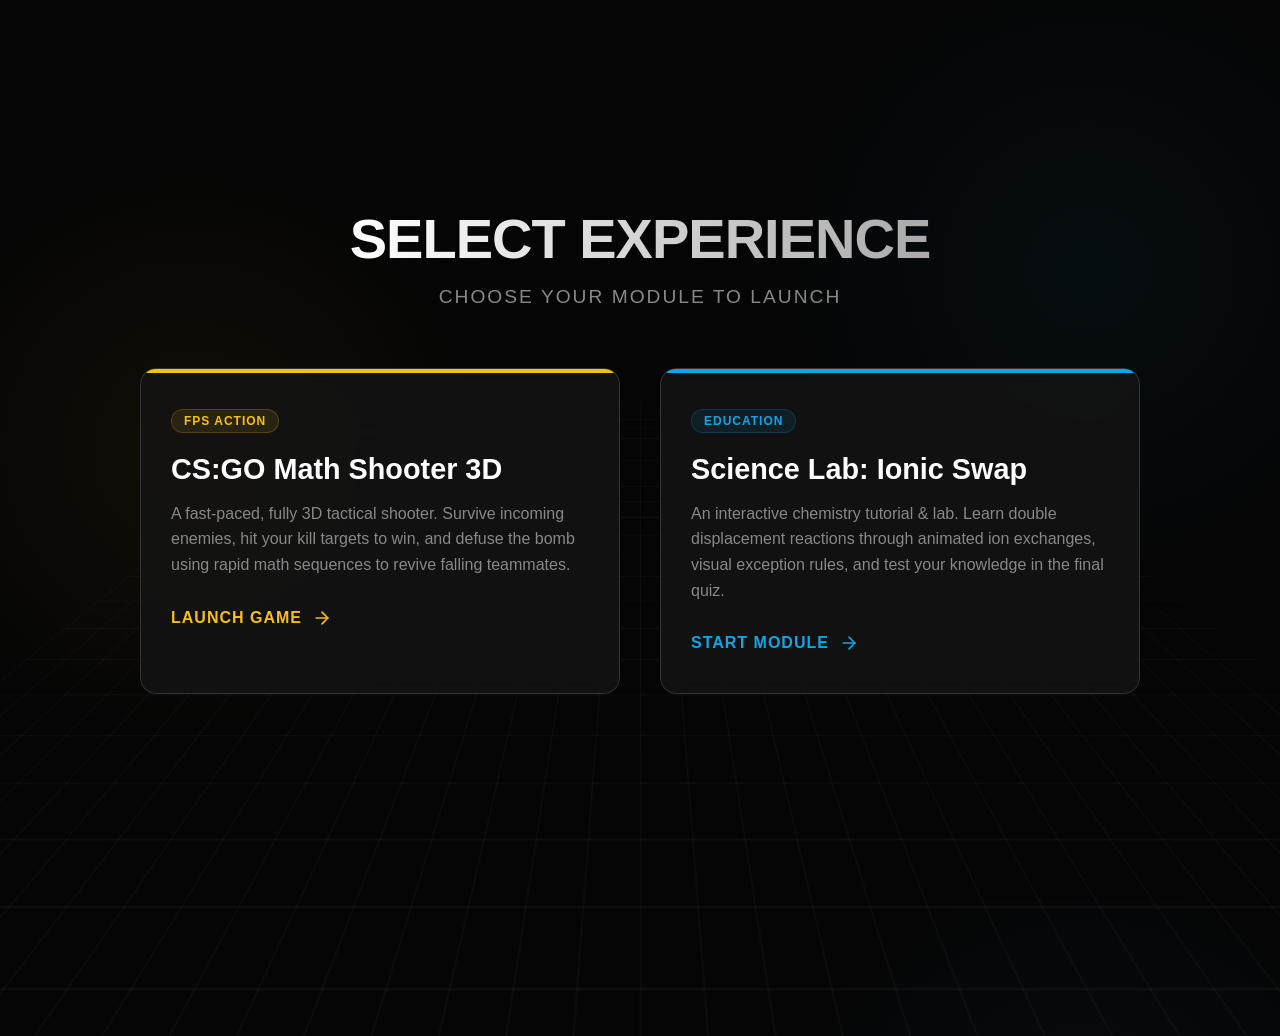
<file: index_landing_backup.html>
<!DOCTYPE html>
<html lang="en">
<head>
  <meta charset="UTF-8">
  <meta name="viewport" content="width=device-width, initial-scale=1.0">
  <title>Application Hub</title>
  <style>
    :root {
      --primary: #f6c015;
      --primary-glow: rgba(246, 192, 21, 0.4);
      --bg-color: #050505;
      --card-bg: rgba(20, 20, 20, 0.8);
      --card-border: #333;
      --text-main: #ffffff;
      --text-muted: #888888;
      
      --sci-primary: #0ea5e9;
      --sci-glow: rgba(14, 165, 233, 0.4);
    }

    * {
      box-sizing: border-box;
      margin: 0;
      padding: 0;
    }

    body {
      background-color: var(--bg-color);
      color: var(--text-main);
      font-family: 'Inter', 'Segoe UI', Tahoma, Geneva, Verdana, sans-serif;
      min-height: 100vh;
      display: flex;
      flex-direction: column;
      align-items: center;
      justify-content: center;
      background-image: 
        radial-gradient(circle at 15% 50%, rgba(246, 192, 21, 0.05), transparent 25%),
        radial-gradient(circle at 85% 30%, rgba(14, 165, 233, 0.05), transparent 25%);
      overflow: hidden;
    }

    /* Animated Grid Background */
    .bg-grid {
      position: absolute;
      top: 0; left: 0; right: 0; bottom: 0;
      background-size: 40px 40px;
      background-image: linear-gradient(to right, rgba(255, 255, 255, 0.03) 1px, transparent 1px),
                        linear-gradient(to bottom, rgba(255, 255, 255, 0.03) 1px, transparent 1px);
      z-index: -1;
      transform: perspective(500px) rotateX(60deg) translateY(-100px) translateZ(-200px);
      animation: gridMove 20s linear infinite;
    }

    @keyframes gridMove {
      0% { background-position: 0 0; }
      100% { background-position: 0 40px; }
    }

    header {
      text-align: center;
      margin-bottom: 60px;
      animation: fadeInDown 1s ease forwards;
    }

    h1 {
      font-size: 3.5rem;
      font-weight: 800;
      letter-spacing: -1px;
      text-transform: uppercase;
      background: linear-gradient(to right, #fff, #aaa);
      -webkit-background-clip: text;
      -webkit-text-fill-color: transparent;
      margin-bottom: 15px;
    }

    .subtitle {
      font-size: 1.2rem;
      color: var(--text-muted);
      letter-spacing: 2px;
      text-transform: uppercase;
    }

    .grid {
      display: flex;
      gap: 40px;
      max-width: 1000px;
      width: 90%;
      perspective: 1000px;
    }

    .card {
      flex: 1;
      background: var(--card-bg);
      border: 1px solid var(--card-border);
      border-radius: 16px;
      padding: 40px 30px;
      text-decoration: none;
      color: var(--text-main);
      position: relative;
      overflow: hidden;
      transition: all 0.4s cubic-bezier(0.175, 0.885, 0.32, 1.275);
      opacity: 0;
      transform: translateY(30px);
      backdrop-filter: blur(10px);
    }

    .card:nth-child(1) { animation: fadeInUp 0.8s 0.2s ease forwards; }
    .card:nth-child(2) { animation: fadeInUp 0.8s 0.4s ease forwards; }

    /* Tactical Game Hover */
    .card.tactical:hover {
      transform: translateY(-10px) scale(1.02);
      border-color: var(--primary);
      box-shadow: 0 20px 40px rgba(0,0,0,0.8), 0 0 20px var(--primary-glow);
    }
    
    /* Science Lab Hover */
    .card.science:hover {
      transform: translateY(-10px) scale(1.02);
      border-color: var(--sci-primary);
      box-shadow: 0 20px 40px rgba(0,0,0,0.8), 0 0 20px var(--sci-glow);
    }

    .card::before {
      content: '';
      position: absolute;
      top: 0; left: 0; right: 0; height: 4px;
      background: var(--text-muted);
      transition: background 0.3s ease;
    }

    .card.tactical::before { background: var(--primary); }
    .card.science::before { background: var(--sci-primary); }

    .tag {
      display: inline-block;
      padding: 4px 12px;
      border-radius: 20px;
      font-size: 0.75rem;
      font-weight: 700;
      text-transform: uppercase;
      letter-spacing: 1px;
      margin-bottom: 20px;
    }

    .card.tactical .tag {
      background: rgba(246, 192, 21, 0.1);
      color: var(--primary);
      border: 1px solid rgba(246, 192, 21, 0.2);
    }

    .card.science .tag {
      background: rgba(14, 165, 233, 0.1);
      color: var(--sci-primary);
      border: 1px solid rgba(14, 165, 233, 0.2);
    }

    .card h2 {
      font-size: 1.8rem;
      margin-bottom: 15px;
      font-weight: 700;
    }

    .card p {
      color: var(--text-muted);
      line-height: 1.6;
      font-size: 1rem;
      margin-bottom: 30px;
    }

    .btn {
      display: inline-flex;
      align-items: center;
      gap: 10px;
      font-weight: 600;
      letter-spacing: 1px;
      text-transform: uppercase;
      transition: gap 0.3s ease;
    }

    .card.tactical .btn { color: var(--primary); }
    .card.science .btn { color: var(--sci-primary); }

    .card:hover .btn {
      gap: 15px;
    }

    /* Keyframes */
    @keyframes fadeInUp {
      from { opacity: 0; transform: translateY(30px); }
      to { opacity: 1; transform: translateY(0); }
    }

    @keyframes fadeInDown {
      from { opacity: 0; transform: translateY(-30px); }
      to { opacity: 1; transform: translateY(0); }
    }

    /* Responsive */
    @media (max-width: 768px) {
      .grid { flex-direction: column; }
    }
  </style>
</head>
<body>

  <div class="bg-grid"></div>

  <header>
    <h1>Select Experience</h1>
    <div class="subtitle">Choose your module to launch</div>
  </header>

  <div class="grid">
    
    <!-- Game 1: CS:GO Shooter -->
    <a href="shooter.html" class="card tactical">
      <div class="tag">FPS Action</div>
      <h2>CS:GO Math Shooter 3D</h2>
      <p>A fast-paced, fully 3D tactical shooter. Survive incoming enemies, hit your kill targets to win, and defuse the bomb using rapid math sequences to revive falling teammates.</p>
      <div class="btn">
        Launch Game
        <svg width="20" height="20" viewBox="0 0 24 24" fill="none" stroke="currentColor" stroke-width="2" stroke-linecap="round" stroke-linejoin="round"><line x1="5" y1="12" x2="19" y2="12"></line><polyline points="12 5 19 12 12 19"></polyline></svg>
      </div>
    </a>

    <!-- Game 2: Science Lab -->
    <a href="ion/ion/coverage/index.html" class="card science">
      <div class="tag">Education</div>
      <h2>Science Lab: Ionic Swap</h2>
      <p>An interactive chemistry tutorial & lab. Learn double displacement reactions through animated ion exchanges, visual exception rules, and test your knowledge in the final quiz.</p>
      <div class="btn">
        Start Module
        <svg width="20" height="20" viewBox="0 0 24 24" fill="none" stroke="currentColor" stroke-width="2" stroke-linecap="round" stroke-linejoin="round"><line x1="5" y1="12" x2="19" y2="12"></line><polyline points="12 5 19 12 12 19"></polyline></svg>
      </div>
    </a>

  </div>

</body>
</html>
</file>
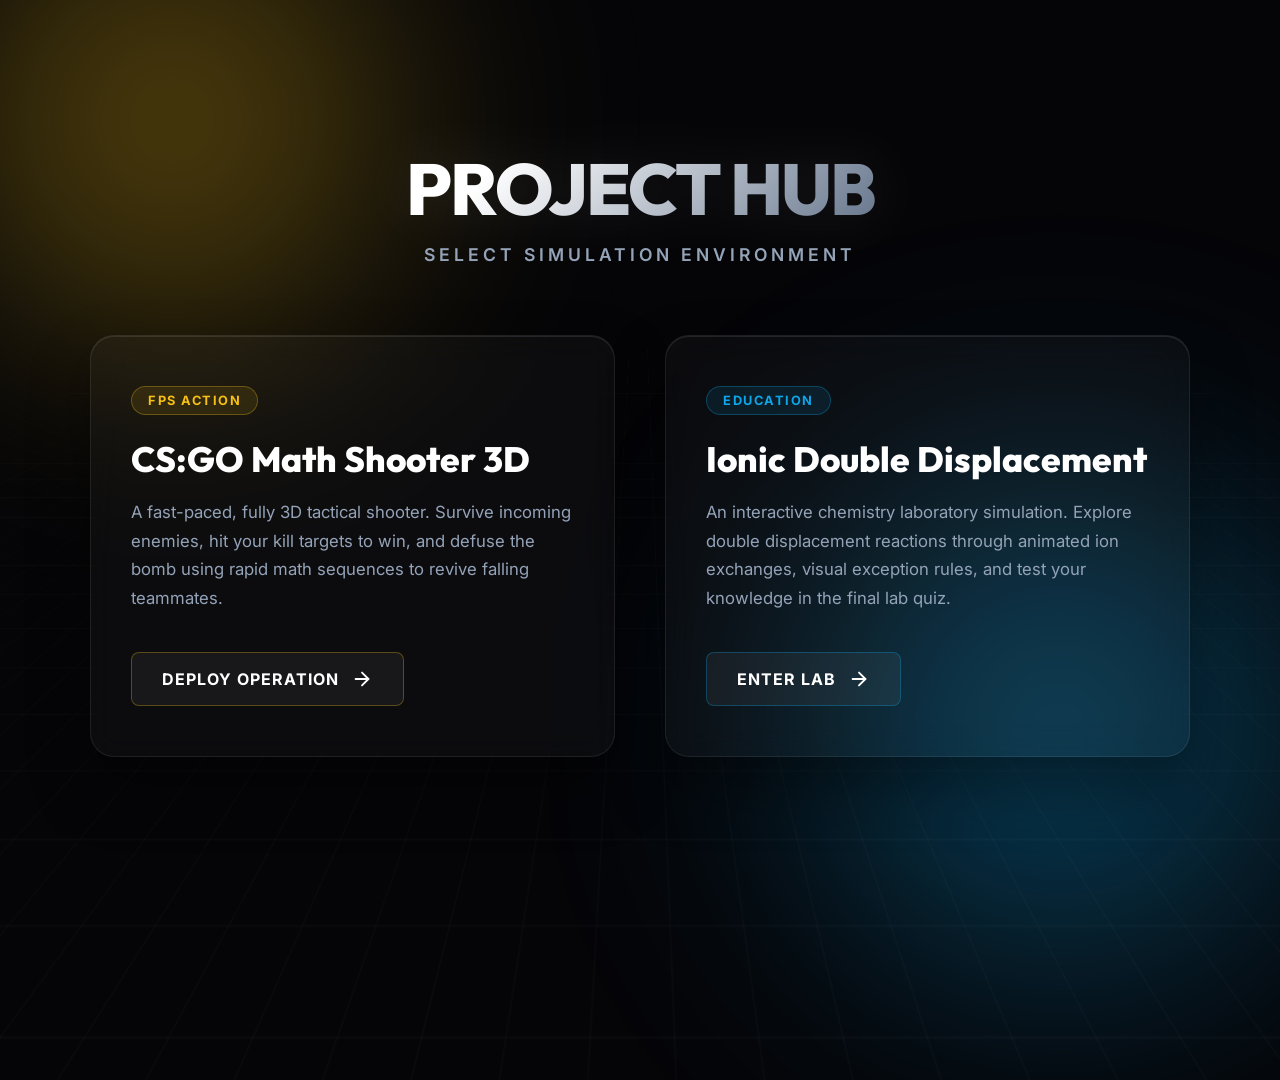
<file: index_landing_premium_backup.html>
<!DOCTYPE html>
<html lang="en">
<head>
  <meta charset="UTF-8">
  <meta name="viewport" content="width=device-width, initial-scale=1.0">
  <title>Application Hub</title>
  <link href="https://fonts.googleapis.com/css2?family=Outfit:wght@300;400;600;800&family=Inter:wght@400;500;700&display=swap" rel="stylesheet">
  <style>
    :root {
      --primary-fps: #f6c015;
      --primary-fps-glow: rgba(246, 192, 21, 0.6);
      --primary-sci: #0ea5e9;
      --primary-sci-glow: rgba(14, 165, 233, 0.6);
      
      --bg-base: #050508;
      --card-bg: rgba(255, 255, 255, 0.03);
      --card-border: rgba(255, 255, 255, 0.08);
      --text-main: #ffffff;
      --text-muted: #94a3b8;
    }

    * {
      box-sizing: border-box;
      margin: 0;
      padding: 0;
    }

    body {
      background-color: var(--bg-base);
      color: var(--text-main);
      font-family: 'Inter', sans-serif;
      min-height: 100vh;
      display: flex;
      flex-direction: column;
      align-items: center;
      justify-content: center;
      overflow: hidden;
      perspective: 1000px;
    }

    /* Animated Ambient Gradient Backgrounds */
    .ambient-blob {
      position: absolute;
      border-radius: 50%;
      filter: blur(120px);
      z-index: -1;
      opacity: 0.5;
      animation: floatBlob 20s infinite alternate cubic-bezier(0.4, 0, 0.2, 1);
    }
    
    .blob-1 {
      width: 600px;
      height: 600px;
      background: radial-gradient(circle, var(--primary-fps) 0%, transparent 70%);
      top: -20%;
      left: -10%;
    }
    
    .blob-2 {
      width: 700px;
      height: 700px;
      background: radial-gradient(circle, var(--primary-sci) 0%, transparent 70%);
      bottom: -20%;
      right: -10%;
      animation-delay: -10s;
      animation-direction: alternate-reverse;
    }

    @keyframes floatBlob {
      0% { transform: translate(0, 0) scale(1); }
      50% { transform: translate(10%, 20%) scale(1.1); }
      100% { transform: translate(-10%, -10%) scale(0.9); }
    }

    /* Subtle Animated Grid Overlay */
    .grid-overlay {
      position: absolute;
      inset: -50%;
      background-size: 50px 50px;
      background-image: 
        linear-gradient(to right, rgba(255, 255, 255, 0.02) 1px, transparent 1px),
        linear-gradient(to bottom, rgba(255, 255, 255, 0.02) 1px, transparent 1px);
      transform: perspective(1000px) rotateX(60deg) translateZ(-200px);
      z-index: -1;
      animation: gridDrift 30s linear infinite;
    }

    @keyframes gridDrift {
      to { transform: perspective(1000px) rotateX(60deg) translateZ(-200px) translateY(50px); }
    }

    header {
      text-align: center;
      margin-bottom: 70px;
      animation: fadeInDown 1.2s cubic-bezier(0.16, 1, 0.3, 1) forwards;
      z-index: 10;
    }

    h1 {
      font-family: 'Outfit', sans-serif;
      font-size: 4.5rem;
      font-weight: 800;
      letter-spacing: -2px;
      text-transform: uppercase;
      background: linear-gradient(135deg, #fff 20%, #64748b 100%);
      -webkit-background-clip: text;
      -webkit-text-fill-color: transparent;
      margin-bottom: 10px;
      filter: drop-shadow(0 0 30px rgba(255,255,255,0.1));
    }

    .subtitle {
      font-size: 1.1rem;
      color: var(--text-muted);
      letter-spacing: 4px;
      text-transform: uppercase;
      font-weight: 600;
    }

    .grid {
      display: flex;
      gap: 50px;
      max-width: 1100px;
      width: 90%;
      z-index: 10;
    }

    /* Interactive 3D Card Container */
    .card-wrap {
      flex: 1;
      perspective: 1500px;
    }

    .card {
      position: relative;
      height: 100%;
      background: var(--card-bg);
      border: 1px solid var(--card-border);
      border-radius: 24px;
      padding: 50px 40px;
      text-decoration: none;
      color: var(--text-main);
      display: flex;
      flex-direction: column;
      overflow: hidden;
      backdrop-filter: blur(16px);
      -webkit-backdrop-filter: blur(16px);
      box-shadow: 0 30px 60px rgba(0, 0, 0, 0.4), inset 0 1px 0 rgba(255,255,255,0.1);
      transform-style: preserve-3d;
      transition: transform 0.1s ease, box-shadow 0.3s ease;
      opacity: 0;
      transform: translateY(40px);
    }

    .card-wrap:nth-child(1) .card { animation: fadeInUp 1s 0.2s cubic-bezier(0.16, 1, 0.3, 1) forwards; }
    .card-wrap:nth-child(2) .card { animation: fadeInUp 1s 0.4s cubic-bezier(0.16, 1, 0.3, 1) forwards; }

    /* Interactive Glare Layer inside the card */
    .glare {
      position: absolute;
      top: 0; left: 0; right: 0; bottom: 0;
      background: radial-gradient(circle at 50% 50%, rgba(255, 255, 255, 0.1) 0%, transparent 60%);
      opacity: 0;
      pointer-events: none;
      transition: opacity 0.3s ease;
      z-index: 1;
    }

    .card:hover .glare { opacity: 1; }

    /* Theme Styles inside hover */
    .card-wrap.tactical .card:hover {
      box-shadow: 0 30px 60px rgba(0, 0, 0, 0.6), inset 0 1px 0 rgba(255,255,255,0.2), 0 0 40px rgba(246, 192, 21, 0.15);
      border-color: rgba(246, 192, 21, 0.4);
    }
    
    .card-wrap.science .card:hover {
      box-shadow: 0 30px 60px rgba(0, 0, 0, 0.6), inset 0 1px 0 rgba(255,255,255,0.2), 0 0 40px rgba(14, 165, 233, 0.15);
      border-color: rgba(14, 165, 233, 0.4);
    }

    .tag {
      display: inline-block;
      padding: 6px 16px;
      border-radius: 30px;
      font-size: 0.8rem;
      font-weight: 700;
      text-transform: uppercase;
      letter-spacing: 1.5px;
      margin-bottom: 25px;
      width: max-content;
      transform: translateZ(30px);
      transition: all 0.3s ease;
    }

    .card-wrap.tactical .tag {
      background: rgba(246, 192, 21, 0.1);
      color: var(--primary-fps);
      border: 1px solid rgba(246, 192, 21, 0.3);
      box-shadow: 0 0 15px rgba(246, 192, 21, 0);
    }

    .card-wrap.science .tag {
      background: rgba(14, 165, 233, 0.1);
      color: var(--primary-sci);
      border: 1px solid rgba(14, 165, 233, 0.3);
      box-shadow: 0 0 15px rgba(14, 165, 233, 0);
    }

    .card-wrap.tactical .card:hover .tag { box-shadow: 0 0 20px rgba(246, 192, 21, 0.4); }
    .card-wrap.science .card:hover .tag { box-shadow: 0 0 20px rgba(14, 165, 233, 0.4); }

    .card h2 {
      font-family: 'Outfit', sans-serif;
      font-size: 2.2rem;
      margin-bottom: 20px;
      font-weight: 800;
      line-height: 1.1;
      transform: translateZ(40px);
    }

    .card p {
      color: var(--text-muted);
      line-height: 1.7;
      font-size: 1.05rem;
      margin-bottom: 40px;
      transform: translateZ(20px);
      flex-grow: 1;
    }

    .btn {
      display: inline-flex;
      align-items: center;
      gap: 12px;
      font-weight: 700;
      letter-spacing: 1px;
      text-transform: uppercase;
      transition: all 0.3s ease;
      transform: translateZ(30px);
      padding: 15px 30px;
      border-radius: 8px;
      background: rgba(255,255,255,0.05);
      width: max-content;
      position: relative;
      overflow: hidden;
    }

    .card-wrap.tactical .btn { color: var(--text-main); border: 1px solid rgba(246, 192, 21, 0.3); }
    .card-wrap.science .btn { color: var(--text-main); border: 1px solid rgba(14, 165, 233, 0.3); }

    .btn::before {
      content: '';
      position: absolute;
      top: 0; left: 0; right: 0; bottom: 0;
      opacity: 0;
      transition: opacity 0.3s ease;
      z-index: -1;
    }

    .card-wrap.tactical .btn::before { background: var(--primary-fps); }
    .card-wrap.science .btn::before { background: var(--primary-sci); }

    .card:hover .btn {
      gap: 20px;
      color: #000;
    }

    .card:hover .btn::before {
      opacity: 1;
    }

    /* Keyframes */
    @keyframes fadeInUp {
      from { opacity: 0; transform: translateY(40px); }
      to { opacity: 1; transform: translateY(0); }
    }

    @keyframes fadeInDown {
      from { opacity: 0; transform: translateY(-40px); }
      to { opacity: 1; transform: translateY(0); }
    }

    /* Responsive */
    @media (max-width: 850px) {
      .grid { flex-direction: column; gap: 30px; }
      .card-wrap { perspective: none; }
      .card { transform: none !important; }
      h1 { font-size: 3rem; }
    }
  </style>
</head>
<body>

  <!-- Ambient Animated Background -->
  <div class="ambient-blob blob-1"></div>
  <div class="ambient-blob blob-2"></div>
  <div class="grid-overlay"></div>

  <header>
    <h1>Project Hub</h1>
    <div class="subtitle">Select Simulation Environment</div>
  </header>

  <div class="grid">
    
    <!-- Game 1: CS:GO Shooter -->
    <div class="card-wrap tactical">
      <a href="shooter.html" class="card">
        <div class="glare"></div>
        <div class="tag">FPS Action</div>
        <h2>CS:GO Math Shooter 3D</h2>
        <p>A fast-paced, fully 3D tactical shooter. Survive incoming enemies, hit your kill targets to win, and defuse the bomb using rapid math sequences to revive falling teammates.</p>
        <div class="btn">
          Deploy Operation
          <svg width="22" height="22" viewBox="0 0 24 24" fill="none" stroke="currentColor" stroke-width="2" stroke-linecap="round" stroke-linejoin="round"><line x1="5" y1="12" x2="19" y2="12"></line><polyline points="12 5 19 12 12 19"></polyline></svg>
        </div>
      </a>
    </div>

    <!-- Game 2: Science Lab -->
    <div class="card-wrap science">
      <a href="ion/ion/coverage/index.html" class="card">
        <div class="glare"></div>
        <div class="tag">Education</div>
        <h2>Ionic Double Displacement</h2>
        <p>An interactive chemistry laboratory simulation. Explore double displacement reactions through animated ion exchanges, visual exception rules, and test your knowledge in the final lab quiz.</p>
        <div class="btn">
          Enter Lab
          <svg width="22" height="22" viewBox="0 0 24 24" fill="none" stroke="currentColor" stroke-width="2" stroke-linecap="round" stroke-linejoin="round"><line x1="5" y1="12" x2="19" y2="12"></line><polyline points="12 5 19 12 12 19"></polyline></svg>
        </div>
      </a>
    </div>

  </div>

  <script>
    // 3D Tilting Card Effect mapped to Mouse Mousemove
    const cards = document.querySelectorAll('.card');

    cards.forEach(card => {
      card.addEventListener('mousemove', (e) => {
        const rect = card.getBoundingClientRect();
        const x = e.clientX - rect.left;
        const y = e.clientY - rect.top;
        
        const centerX = rect.width / 2;
        const centerY = rect.height / 2;
        
        // Calculate rotation based on cursor distance from center
        const rotateX = ((y - centerY) / centerY) * -8; // max 8deg tilt
        const rotateY = ((x - centerX) / centerX) * 8;
        
        // Apply 3D rotation and dynamic glare
        card.style.transform = `rotateX(${rotateX}deg) rotateY(${rotateY}deg) scale3d(1.02, 1.02, 1.02)`;
        
        const glare = card.querySelector('.glare');
        glare.style.background = `radial-gradient(circle at ${x}px ${y}px, rgba(255, 255, 255, 0.15) 0%, transparent 60%)`;
      });

      card.addEventListener('mouseleave', () => {
        // Reset transform when leaving card
        card.style.transform = 'rotateX(0deg) rotateY(0deg) scale3d(1, 1, 1)';
        const glare = card.querySelector('.glare');
        glare.style.background = 'radial-gradient(circle at 50% 50%, rgba(255, 255, 255, 0.1) 0%, transparent 60%)';
      });
    });
  </script>
</body>
</html>
</file>
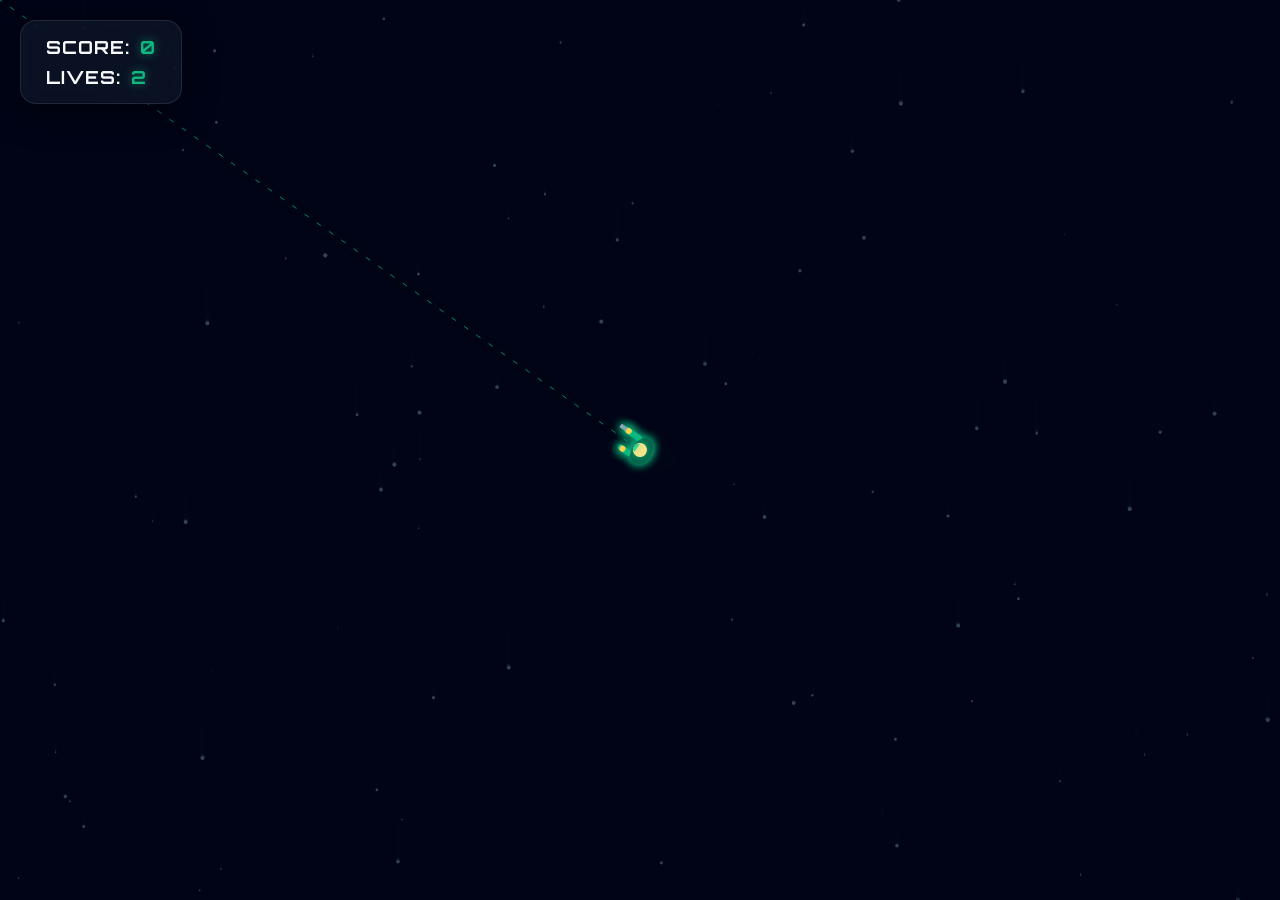
<file: index_scifi_backup.html>
<!DOCTYPE html>
<html>
<head>
<meta charset="UTF-8">
<title>Math Shooter ULTRA</title>
<link rel="preconnect" href="https://fonts.googleapis.com">
<link rel="preconnect" href="https://fonts.gstatic.com" crossorigin>
<link href="https://fonts.googleapis.com/css2?family=Orbitron:wght@400;700;900&family=Inter:wght@400;600&display=swap" rel="stylesheet">
<style>
  :root {
    --primary: #10b981; /* emerald-500 */
    --primary-glow: rgba(16, 185, 129, 0.6);
    --bg-dark: #020617; /* slate-950 */
    --panel-bg: rgba(15, 23, 42, 0.7);
    --panel-border: rgba(255, 255, 255, 0.1);
    --text-main: #f8fafc;
    --danger: #ef4444;
  }
  body { 
    margin: 0; 
    overflow: hidden; 
    background: var(--bg-dark); 
    font-family: 'Inter', sans-serif;
    color: var(--text-main);
    user-select: none;
  }
  canvas { 
    display: block; 
    cursor: crosshair; 
  }

  /* Glassmorphism UI Base */
  .glass-panel {
    background: var(--panel-bg);
    backdrop-filter: blur(12px);
    -webkit-backdrop-filter: blur(12px);
    border: 1px solid var(--panel-border);
    border-radius: 16px;
    box-shadow: 0 8px 32px rgba(0, 0, 0, 0.5);
  }

  #ui {
    position: absolute; 
    top: 20px; 
    left: 20px;
    padding: 15px 25px;
    font-size: 18px;
    font-family: 'Orbitron', sans-serif;
    font-weight: 700;
    letter-spacing: 1px;
    display: flex;
    flex-direction: column;
    gap: 8px;
  }
  
  .ui-stat {
    display: flex;
    align-items: center;
    gap: 10px;
  }

  .stat-value {
    color: var(--primary);
    text-shadow: 0 0 10px var(--primary-glow);
  }

  #mathUI, #gameOver {
    position: absolute; 
    top: 50%; 
    left: 50%;
    transform: translate(-50%, -50%) scale(0.9);
    padding: 40px;
    display: none;
    text-align: center;
    min-width: 320px;
    opacity: 0;
    transition: all 0.3s cubic-bezier(0.4, 0, 0.2, 1);
  }

  #mathUI.active, #gameOver.active {
    display: block;
    opacity: 1;
    transform: translate(-50%, -50%) scale(1);
  }

  h1, h2 {
    margin-top: 0;
    font-family: 'Orbitron', sans-serif;
    text-transform: uppercase;
    letter-spacing: 2px;
  }

  h1 { color: var(--danger); text-shadow: 0 0 15px rgba(239, 68, 68, 0.6); font-size: 2rem; }
  h2 { color: var(--primary); text-shadow: 0 0 15px var(--primary-glow); }

  #q {
    font-size: 2.5rem;
    font-family: 'Orbitron', sans-serif;
    margin: 20px 0;
    font-weight: 700;
  }

  input[type="number"] {
    width: 80%;
    padding: 15px;
    font-size: 1.5rem;
    text-align: center;
    background: rgba(0,0,0,0.3);
    border: 2px solid rgba(255,255,255,0.2);
    border-radius: 8px;
    color: white;
    font-family: 'Orbitron', sans-serif;
    outline: none;
    transition: all 0.2s;
  }

  input[type="number"]:focus {
    border-color: var(--primary);
    box-shadow: 0 0 15px var(--primary-glow);
  }
  
  /* Input spinners hidden */
  input[type=number]::-webkit-inner-spin-button, 
  input[type=number]::-webkit-outer-spin-button { 
    -webkit-appearance: none; 
    margin: 0; 
  }

  button {
    margin-top: 20px;
    padding: 15px 30px;
    background: linear-gradient(135deg, #10b981, #059669);
    color: white;
    border: none;
    font-family: 'Orbitron', sans-serif;
    font-weight: 700;
    font-size: 1.1rem;
    letter-spacing: 1px;
    cursor: pointer;
    border-radius: 8px;
    transition: all 0.2s;
    box-shadow: 0 4px 15px rgba(16, 185, 129, 0.4);
    text-transform: uppercase;
  }

  button:hover {
    transform: translateY(-2px);
    box-shadow: 0 6px 20px rgba(16, 185, 129, 0.6);
    background: linear-gradient(135deg, #34d399, #10b981);
  }

  button:active {
    transform: translateY(1px);
  }

  #prog {
    margin-top: 15px;
    font-size: 1.2rem;
    color: #94a3b8;
  }
</style>
</head>
<body>

<div id="ui" class="glass-panel">
  <div class="ui-stat">
    <span>SCORE:</span> <span id="score" class="stat-value">0</span>
  </div>
  <div class="ui-stat">
    <span>LIVES:</span> <span id="lives" class="stat-value">2</span>
  </div>
</div>

<div id="mathUI" class="glass-panel">
  <h2>SYSTEM OVERRIDE</h2>
  <p id="q"></p>
  <input id="ans" type="number" placeholder="Enter Answer" autocomplete="off">
  <br>
  <button onclick="check()">Initialize</button>
  <p id="prog">0/2 Sequences</p>
</div>

<div id="gameOver" class="glass-panel">
  <h1>MISSION FAILED</h1>
  <p style="font-size: 1.2rem; margin: 20px 0; color: #94a3b8;">Final Score: <span id="finalScore" class="stat-value"></span></p>
  <button onclick="location.reload()">Reboot System</button>
</div>

<canvas id="c"></canvas>

<script>
const canvas = document.getElementById("c");
const ctx = canvas.getContext("2d");

function resize() {
  canvas.width = window.innerWidth;
  canvas.height = window.innerHeight;
}
window.addEventListener('resize', resize);
resize();

let player={x:canvas.width/2,y:canvas.height/2,size:15, angle: 0};
let bullets=[], enemies=[], particles=[], stars=[];
let keys={}, paused=false;
let score=0, lives=2;
let correct=0, answer=0;
let mouse={x:0,y:0};

// Background stars
for(let i=0; i<100; i++) {
  stars.push({
    x: Math.random() * canvas.width,
    y: Math.random() * canvas.height,
    size: Math.random() * 2,
    speed: Math.random() * 0.5 + 0.1
  });
}

document.addEventListener("mousemove",e=>{
 mouse.x=e.clientX;
 mouse.y=e.clientY;
});

document.addEventListener("keydown",e=>keys[e.code]=true);
document.addEventListener("keyup",e=>keys[e.code]=false);
document.addEventListener("mousedown",shoot);

// Enter key for math submission
document.getElementById("ans").addEventListener("keydown", function(e) {
  if(e.key === "Enter") {
    e.preventDefault();
    check();
  }
});

// Sound
let audioCtx;
function playShoot(){
  if(!audioCtx) {
    audioCtx = new (window.AudioContext || window.webkitAudioContext)();
  }
  if(audioCtx.state === 'suspended') {
     audioCtx.resume();
  }
  let osc=audioCtx.createOscillator();
  let gain=audioCtx.createGain();
  osc.connect(gain);
  gain.connect(audioCtx.destination);
  
  osc.type = 'square';
  osc.frequency.setValueAtTime(400, audioCtx.currentTime);
  osc.frequency.exponentialRampToValueAtTime(100, audioCtx.currentTime + 0.1);
  
  gain.gain.setValueAtTime(0.1, audioCtx.currentTime);
  gain.gain.exponentialRampToValueAtTime(0.01, audioCtx.currentTime + 0.1);
  
  osc.start();
  osc.stop(audioCtx.currentTime+0.1);
}

function shoot(e){
 if(paused) return;
 if(e.target.closest('.glass-panel')) return; // Don't shoot if clicking UI
 playShoot();
 
 let angle=Math.atan2(mouse.y-player.y,mouse.x-player.x);
 let gunX = player.x + Math.cos(angle)*15;
 let gunY = player.y + Math.sin(angle)*15;
 
 bullets.push({x:gunX,y:gunY,vx:Math.cos(angle)*12,vy:Math.sin(angle)*12});
 
 for(let count=0; count<3; count++) {
   particles.push({
      x:gunX, y:gunY,
      vx:(Math.random()-0.5)*2 + Math.cos(angle)*2,
      vy:(Math.random()-0.5)*2 + Math.sin(angle)*2,
      life: 10,
      color: "#10b981"
   });
 }
}

function spawnEnemy(){
 if(paused) return;

 let side=Math.floor(Math.random()*4);
 let x,y;

 if(side===0){x=Math.random()*canvas.width;y=-40;}
 else if(side===1){x=Math.random()*canvas.width;y=canvas.height+40;}
 else if(side===2){x=-40;y=Math.random()*canvas.height;}
 else {x=canvas.width+40;y=Math.random()*canvas.height;}

 enemies.push({
  x, y, 
  size: 16, 
  speed: 1+Math.random()*1.5, 
  hp: 2,
  wobble: Math.random() * Math.PI*2 // For walking animation
 });
}
setInterval(spawnEnemy,1200);

setInterval(()=>{
 enemies.forEach(e=>e.speed+=0.05);
},6000);

function genMath(){
 let a=Math.floor(Math.random()*12)+1;
 let b=Math.floor(Math.random()*12)+1;
 answer=a+b;
 document.getElementById("q").innerText=`${a} + ${b} = ?`;
 document.getElementById("ans").value = "";
 document.getElementById("ans").focus();
}

function triggerMath(){
 paused=true;
 correct=0;
 keys = {}; // reset keys
 document.getElementById("prog").innerText="0/2 Sequences";
 
 const ui = document.getElementById("mathUI");
 ui.style.display="block";
 // Trigger reflow
 void ui.offsetWidth;
 ui.classList.add("active");
 
 genMath();
}

function check(){
 let ansInput = document.getElementById("ans");
 let val=parseInt(ansInput.value);
 if(val===answer){
  correct++;
  document.getElementById("prog").innerText=correct+"/2 Sequences";
  
  // Flash correct
  ansInput.style.borderColor = "#10b981";
  ansInput.style.boxShadow = "0 0 15px rgba(16, 185, 129, 0.8)";
  
  setTimeout(() => {
    ansInput.style.borderColor = "";
    ansInput.style.boxShadow = "";
    if(correct>=2){
      resumeGame();
    } else {
      genMath();
    }
  }, 200);
 } else {
  // Flash incorrect
  ansInput.style.borderColor = "#ef4444";
  ansInput.style.boxShadow = "0 0 15px rgba(239, 68, 68, 0.8)";
  ansInput.value = "";
  
  setTimeout(() => {
    ansInput.style.borderColor = "";
    ansInput.style.boxShadow = "";
    genMath();
  }, 400);
 }
}

function resumeGame() {
  const ui = document.getElementById("mathUI");
  ui.classList.remove("active");
  setTimeout(() => {
    ui.style.display="none";
    paused=false;
    // Clear enemies closer than a certain radius to prevent instant death
    enemies = enemies.filter(e => Math.hypot(player.x-e.x, player.y-e.y) > 200);
  }, 300);
}

function update(){
 if(paused) return;

 let speed = 5;
 if(keys['KeyW']) player.y-=speed;
 if(keys['KeyS']) player.y+=speed;
 if(keys['KeyA']) player.x-=speed;
 if(keys['KeyD']) player.x+=speed;

 player.x=Math.max(player.size,Math.min(canvas.width-player.size,player.x));
 player.y=Math.max(player.size,Math.min(canvas.height-player.size,player.y));
 
 player.angle = Math.atan2(mouse.y-player.y, mouse.x-player.x);

 // move stars
 stars.forEach(s => {
    s.y += s.speed;
    if(s.y > canvas.height) {
        s.y = 0; s.x = Math.random() * canvas.width;
    }
 });

 // bullets
 for(let i=bullets.length-1;i>=0;i--){
  let b=bullets[i];
  b.x+=b.vx; b.y+=b.vy;
  
  // trail particle
  if(Math.random()>0.5){
     particles.push({x:b.x, y:b.y, vx:0, vy:0, life:5, color:'#34d399'});
  }

  if(b.x<0||b.x>canvas.width||b.y<0||b.y>canvas.height){
    bullets.splice(i,1);
  }
 }

 // enemies
 for(let i=enemies.length-1;i>=0;i--){
  let e=enemies[i];

  let angle=Math.atan2(player.y-e.y,player.x-e.x);
  e.angle = angle;
  e.x+=Math.cos(angle)*e.speed;
  e.y+=Math.sin(angle)*e.speed;
  e.wobble += 0.2 * e.speed; // walking speed

  if(Math.hypot(player.x-e.x,player.y-e.y)<player.size+e.size){
    enemies.splice(i,1);
    lives--;
    document.getElementById("lives").innerText=lives;

    // big player explosion
    for(let k=0;k<30;k++){
      particles.push({
        x:player.x,y:player.y,
        vx:(Math.random()-0.5)*10,
        vy:(Math.random()-0.5)*10,
        life:40,
        color:"#10b981"
      });
    }

    if(lives<=0){
      document.getElementById("finalScore").innerText=score;
      const go = document.getElementById("gameOver");
      go.style.display="block";
      void go.offsetWidth;
      go.classList.add("active");
      paused=true;
    }
    else triggerMath();
  }

  for(let j=bullets.length-1;j>=0;j--){
    let b=bullets[j];
    if(Math.hypot(b.x-e.x,b.y-e.y)<e.size*1.5){
      e.hp--;
      
      // Hit particles
      for(let k=0;k<5;k++){
        particles.push({
          x:b.x,y:b.y,
          vx:(Math.random()-0.5)*6,
          vy:(Math.random()-0.5)*6,
          life:15,
          color:"yellow"
        });
      }
      
      bullets.splice(j,1);

      if(e.hp<=0){
        // Death explosion
        for(let k=0;k<15;k++){
          particles.push({
            x:e.x,y:e.y,
            vx:(Math.random()-0.5)*8,
            vy:(Math.random()-0.5)*8,
            life:25,
            color:"#ef4444"
          });
        }
        enemies.splice(i,1);
        score+=10;
        document.getElementById("score").innerText=score;
      }
      break;
    }
  }
 }

 // particles
 for(let i=particles.length-1;i>=0;i--){
  let p=particles[i];
  p.x+=p.vx; p.y+=p.vy;
  p.life--;
  if(p.life<=0) particles.splice(i,1);
 }
}

function drawHumanoid(x, y, angle, color, isPlayer, wobble=0) {
  ctx.save();
  ctx.translate(x, y);
  ctx.rotate(angle);
  
  // shadow for depth
  ctx.shadowBlur = 10;
  ctx.shadowColor = color;
  
  // Movement animation
  let armSwing = Math.sin(wobble) * 4;
  let legSwing = Math.cos(wobble) * 5;

  ctx.fillStyle = color;
  
  // Left arm
  ctx.beginPath();
  if(ctx.roundRect) {
    ctx.roundRect(5, -12 + armSwing, 15, 6, 3);
  } else {
    ctx.fillRect(5, -12 + armSwing, 15, 6);
  }
  ctx.fill();
  
  // Right arm (holding gun if player)
  ctx.beginPath();
  if(isPlayer) {
    if(ctx.roundRect) ctx.roundRect(5, 6, 20, 6, 3);
    else ctx.fillRect(5, 6, 20, 6);
  } else {
    if(ctx.roundRect) ctx.roundRect(5, 6 - armSwing, 15, 6, 3);
    else ctx.fillRect(5, 6 - armSwing, 15, 6);
  }
  ctx.fill();

  // Hands/Gun
  if(isPlayer) {
     ctx.fillStyle = "#94a3b8"; // Silver gun
     ctx.fillRect(20, 7, 10, 4);
     ctx.fillStyle = "#fcd34d"; // Hand
     ctx.beginPath(); ctx.arc(20, 9, 3, 0, Math.PI*2); ctx.fill();
     ctx.beginPath(); ctx.arc(15, -9 + armSwing, 3, 0, Math.PI*2); ctx.fill();
  } else {
     ctx.fillStyle = "#fcd34d"; // Hands
     ctx.beginPath(); ctx.arc(15, -9 + armSwing, 3, 0, Math.PI*2); ctx.fill();
     ctx.beginPath(); ctx.arc(15, 9 - armSwing, 3, 0, Math.PI*2); ctx.fill();
  }

  // Torso / Shoulders
  ctx.fillStyle = (isPlayer) ? "#065f46" : "#7f1d1d"; // Darker base for torso
  ctx.beginPath();
  ctx.ellipse(-2, 0, 10, 14, 0, 0, Math.PI*2);
  ctx.fill();

  // Head
  ctx.fillStyle = "#fde68a"; // skin tone
  ctx.beginPath();
  ctx.arc(0, 0, 7, 0, Math.PI*2);
  ctx.fill();

  // Visor or helmet detail
  ctx.fillStyle = (isPlayer) ? "#34d399" : "#f87171"; // Visor
  ctx.beginPath();
  ctx.arc(2, 0, 5, -Math.PI/2.5, Math.PI/2.5);
  ctx.fill();

  ctx.restore();
}

function draw(){
 ctx.fillStyle="rgba(2, 6, 23, 0.4)"; // Trail effect
 ctx.fillRect(0,0,canvas.width,canvas.height);

 // stars
 ctx.fillStyle = "#334155";
 stars.forEach(s => {
    ctx.beginPath();
    ctx.arc(s.x, s.y, s.size, 0, Math.PI*2);
    ctx.fill();
 });

 // Laser aim with glow
 ctx.save();
 ctx.shadowBlur = 10;
 ctx.shadowColor = "rgba(16, 185, 129, 0.8)";
 ctx.strokeStyle="rgba(16, 185, 129, 0.4)";
 ctx.lineWidth = 1;
 ctx.setLineDash([5, 10]);
 ctx.beginPath();
 ctx.moveTo(player.x,player.y);
 ctx.lineTo(mouse.x,mouse.y);
 ctx.stroke();
 ctx.restore();

 // player
 drawHumanoid(player.x, player.y, player.angle, "#10b981", true, 0);

 // enemies
 enemies.forEach(e=>{
   drawHumanoid(e.x, e.y, e.angle, "#ef4444", false, e.wobble);
 });

 // bullets
 ctx.save();
 ctx.shadowBlur = 15;
 ctx.shadowColor = "#fde047";
 ctx.fillStyle="#fef08a";
 bullets.forEach(b=>{
    ctx.beginPath();
    ctx.arc(b.x, b.y, 3, 0, Math.PI*2);
    ctx.fill();
 });
 ctx.restore();

 // particles
 particles.forEach(p=>{
  ctx.save();
  ctx.globalAlpha = Math.max(0, p.life / 30); // fade out securely
  ctx.fillStyle = p.color;
  ctx.shadowBlur = 10;
  ctx.shadowColor = p.color;
  ctx.beginPath();
  ctx.arc(p.x, p.y, Math.random()*2+1, 0, Math.PI*2);
  ctx.fill();
  ctx.restore();
 });

 update();
 requestAnimationFrame(draw);
}

// Start game loop
draw();
</script>

</body>
</html>
</file>
<file: landing.css>
:root {
      --primary-fps: #f6c015;
      --primary-fps-glow: rgba(246, 192, 21, 0.6);
      --primary-sci: #0ea5e9;
      --primary-sci-glow: rgba(14, 165, 233, 0.6);
      
      --bg-base: #050508;
      --card-bg: rgba(255, 255, 255, 0.03);
      --card-border: rgba(255, 255, 255, 0.08);
      --text-main: #ffffff;
      --text-muted: #94a3b8;
    }

    * {
      box-sizing: border-box;
      margin: 0;
      padding: 0;
    }

    body {
      background-color: var(--bg-base);
      color: var(--text-main);
      font-family: 'Inter', sans-serif;
      min-height: 100vh;
      display: flex;
      flex-direction: column;
      align-items: center;
      justify-content: center;
      overflow: hidden;
      perspective: 1000px;
    }

    /* Animated Ambient Gradient Backgrounds */
    .ambient-blob {
      position: absolute;
      border-radius: 50%;
      filter: blur(120px);
      z-index: -1;
      opacity: 0.5;
      animation: floatBlob 20s infinite alternate cubic-bezier(0.4, 0, 0.2, 1);
    }
    
    .blob-1 {
      width: 600px;
      height: 600px;
      background: radial-gradient(circle, var(--primary-fps) 0%, transparent 70%);
      top: -20%;
      left: -10%;
    }
    
    .blob-2 {
      width: 700px;
      height: 700px;
      background: radial-gradient(circle, var(--primary-sci) 0%, transparent 70%);
      bottom: -20%;
      right: -10%;
      animation-delay: -10s;
      animation-direction: alternate-reverse;
    }

    @keyframes floatBlob {
      0% { transform: translate(0, 0) scale(1); }
      50% { transform: translate(10%, 20%) scale(1.1); }
      100% { transform: translate(-10%, -10%) scale(0.9); }
    }

    /* Subtle Animated Grid Overlay */
    .grid-overlay {
      position: absolute;
      inset: -50%;
      background-size: 50px 50px;
      background-image: 
        linear-gradient(to right, rgba(255, 255, 255, 0.02) 1px, transparent 1px),
        linear-gradient(to bottom, rgba(255, 255, 255, 0.02) 1px, transparent 1px);
      transform: perspective(1000px) rotateX(60deg) translateZ(-200px);
      z-index: -1;
      animation: gridDrift 30s linear infinite;
    }

    @keyframes gridDrift {
      to { transform: perspective(1000px) rotateX(60deg) translateZ(-200px) translateY(50px); }
    }

    header {
      text-align: center;
      margin-bottom: 70px;
      animation: fadeInDown 1.2s cubic-bezier(0.16, 1, 0.3, 1) forwards;
      z-index: 10;
    }

    h1 {
      font-family: 'Outfit', sans-serif;
      font-size: 4.5rem;
      font-weight: 800;
      letter-spacing: -2px;
      text-transform: uppercase;
      background: linear-gradient(135deg, #fff 20%, #64748b 100%);
      -webkit-background-clip: text;
      -webkit-text-fill-color: transparent;
      margin-bottom: 10px;
      filter: drop-shadow(0 0 30px rgba(255,255,255,0.1));
    }

    .subtitle {
      font-size: 1.1rem;
      color: var(--text-muted);
      letter-spacing: 4px;
      text-transform: uppercase;
      font-weight: 600;
    }

    .grid {
      display: flex;
      gap: 50px;
      max-width: 1100px;
      width: 90%;
      z-index: 10;
    }

    /* Interactive 3D Card Container */
    .card-wrap {
      flex: 1;
      perspective: 1500px;
    }

    .card {
      position: relative;
      height: 100%;
      background: var(--card-bg);
      border: 1px solid var(--card-border);
      border-radius: 24px;
      padding: 50px 40px;
      text-decoration: none;
      color: var(--text-main);
      display: flex;
      flex-direction: column;
      overflow: hidden;
      backdrop-filter: blur(16px);
      -webkit-backdrop-filter: blur(16px);
      box-shadow: 0 30px 60px rgba(0, 0, 0, 0.4), inset 0 1px 0 rgba(255,255,255,0.1);
      transform-style: preserve-3d;
      transition: transform 0.1s ease, box-shadow 0.3s ease;
      opacity: 0;
      transform: translateY(40px);
    }

    .card-wrap:nth-child(1) .card { animation: fadeInUp 1s 0.2s cubic-bezier(0.16, 1, 0.3, 1) forwards; }
    .card-wrap:nth-child(2) .card { animation: fadeInUp 1s 0.4s cubic-bezier(0.16, 1, 0.3, 1) forwards; }

    /* Interactive Glare Layer inside the card */
    .glare {
      position: absolute;
      top: 0; left: 0; right: 0; bottom: 0;
      background: radial-gradient(circle at 50% 50%, rgba(255, 255, 255, 0.1) 0%, transparent 60%);
      opacity: 0;
      pointer-events: none;
      transition: opacity 0.3s ease;
      z-index: 1;
    }

    .card:hover .glare { opacity: 1; }

    /* Theme Styles inside hover */
    .card-wrap.tactical .card:hover {
      box-shadow: 0 30px 60px rgba(0, 0, 0, 0.6), inset 0 1px 0 rgba(255,255,255,0.2), 0 0 40px rgba(246, 192, 21, 0.15);
      border-color: rgba(246, 192, 21, 0.4);
    }
    
    .card-wrap.science .card:hover {
      box-shadow: 0 30px 60px rgba(0, 0, 0, 0.6), inset 0 1px 0 rgba(255,255,255,0.2), 0 0 40px rgba(14, 165, 233, 0.15);
      border-color: rgba(14, 165, 233, 0.4);
    }

    .tag {
      display: inline-block;
      padding: 6px 16px;
      border-radius: 30px;
      font-size: 0.8rem;
      font-weight: 700;
      text-transform: uppercase;
      letter-spacing: 1.5px;
      margin-bottom: 25px;
      width: max-content;
      transform: translateZ(30px);
      transition: all 0.3s ease;
    }

    .card-wrap.tactical .tag {
      background: rgba(246, 192, 21, 0.1);
      color: var(--primary-fps);
      border: 1px solid rgba(246, 192, 21, 0.3);
      box-shadow: 0 0 15px rgba(246, 192, 21, 0);
    }

    .card-wrap.science .tag {
      background: rgba(14, 165, 233, 0.1);
      color: var(--primary-sci);
      border: 1px solid rgba(14, 165, 233, 0.3);
      box-shadow: 0 0 15px rgba(14, 165, 233, 0);
    }

    .card-wrap.tactical .card:hover .tag { box-shadow: 0 0 20px rgba(246, 192, 21, 0.4); }
    .card-wrap.science .card:hover .tag { box-shadow: 0 0 20px rgba(14, 165, 233, 0.4); }

    .card h2 {
      font-family: 'Outfit', sans-serif;
      font-size: 2.2rem;
      margin-bottom: 20px;
      font-weight: 800;
      line-height: 1.1;
      transform: translateZ(40px);
    }

    .card p {
      color: var(--text-muted);
      line-height: 1.7;
      font-size: 1.05rem;
      margin-bottom: 40px;
      transform: translateZ(20px);
      flex-grow: 1;
    }

    .btn {
      display: inline-flex;
      align-items: center;
      gap: 12px;
      font-weight: 700;
      letter-spacing: 1px;
      text-transform: uppercase;
      transition: all 0.3s ease;
      transform: translateZ(30px);
      padding: 15px 30px;
      border-radius: 8px;
      background: rgba(255,255,255,0.05);
      width: max-content;
      position: relative;
      overflow: hidden;
    }

    .card-wrap.tactical .btn { color: var(--text-main); border: 1px solid rgba(246, 192, 21, 0.3); }
    .card-wrap.science .btn { color: var(--text-main); border: 1px solid rgba(14, 165, 233, 0.3); }

    .btn::before {
      content: '';
      position: absolute;
      top: 0; left: 0; right: 0; bottom: 0;
      opacity: 0;
      transition: opacity 0.3s ease;
      z-index: -1;
    }

    .card-wrap.tactical .btn::before { background: var(--primary-fps); }
    .card-wrap.science .btn::before { background: var(--primary-sci); }

    .card:hover .btn {
      gap: 20px;
      color: #000;
    }

    .card:hover .btn::before {
      opacity: 1;
    }

    /* Keyframes */
    @keyframes fadeInUp {
      from { opacity: 0; transform: translateY(40px); }
      to { opacity: 1; transform: translateY(0); }
    }

    @keyframes fadeInDown {
      from { opacity: 0; transform: translateY(-40px); }
      to { opacity: 1; transform: translateY(0); }
    }

    /* Responsive */
    @media (max-width: 850px) {
      .grid { flex-direction: column; gap: 30px; }
      .card-wrap { perspective: none; }
      .card { transform: none !important; }
      h1 { font-size: 3rem; }
    }
</file>
<file: proj/landing.css>
:root {
      --primary-fps: #f6c015; /* Industrial Amber */
      --primary-fps-glow: rgba(246, 192, 21, 0.6);
      --primary-sci: #00f2ff; /* Neon Cyan */
      --primary-sci-glow: rgba(0, 242, 255, 0.6);
      --primary-mario: #e60012; /* Mario Red */
      --primary-mario-glow: rgba(230, 0, 18, 0.6);
      --primary-mario-alt: #0050b0; /* Mario Blue */
      
      --bg-base: #050508;
      --card-bg: rgba(255, 255, 255, 0.03);
      --card-border: rgba(255, 255, 255, 0.08);
      --text-main: #ffffff;
      --text-muted: #94a3b8;
    }


    * {
      box-sizing: border-box;
      margin: 0;
      padding: 0;
    }

    body {
      background-color: var(--bg-base);
      color: var(--text-main);
      font-family: 'Inter', sans-serif;
      min-height: 100vh;
      display: flex;
      flex-direction: column;
      align-items: center;
      justify-content: center;
      overflow: hidden;
      perspective: 1000px;
    }

    /* Animated Ambient Gradient Backgrounds */
    .ambient-blob {
      position: absolute;
      border-radius: 50%;
      filter: blur(120px);
      z-index: -1;
      opacity: 0.5;
      animation: floatBlob 20s infinite alternate cubic-bezier(0.4, 0, 0.2, 1);
    }
    
    .blob-1 {
      width: 600px;
      height: 600px;
      background: radial-gradient(circle, var(--primary-fps) 0%, transparent 70%);
      top: -10%;
      left: -5%;
      animation-delay: 0s;
    }
    
    .blob-2 {
      width: 700px;
      height: 700px;
      background: radial-gradient(circle, var(--primary-sci) 0%, transparent 70%);
      bottom: -10%;
      left: 10%;
      animation-delay: -5s;
      animation-direction: alternate-reverse;
    }

    .blob-3 {
      width: 600px;
      height: 600px;
      background: radial-gradient(circle, var(--primary-mario) 0%, transparent 70%);
      top: 20%;
      right: -5%;
      animation-delay: -10s;
    }



    @keyframes floatBlob {
      0% { transform: translate(0, 0) scale(1); }
      50% { transform: translate(10%, 20%) scale(1.1); }
      100% { transform: translate(-10%, -10%) scale(0.9); }
    }

    /* Subtle Animated Grid Overlay */
    .grid-overlay {
      position: absolute;
      inset: -50%;
      background-size: 50px 50px;
      background-image: 
        linear-gradient(to right, rgba(255, 255, 255, 0.02) 1px, transparent 1px),
        linear-gradient(to bottom, rgba(255, 255, 255, 0.02) 1px, transparent 1px);
      transform: perspective(1000px) rotateX(60deg) translateZ(-200px);
      z-index: -1;
      animation: gridDrift 30s linear infinite;
    }

    @keyframes gridDrift {
      to { transform: perspective(1000px) rotateX(60deg) translateZ(-200px) translateY(50px); }
    }

    header {
      text-align: center;
      margin-bottom: 70px;
      animation: fadeInDown 1.2s cubic-bezier(0.16, 1, 0.3, 1) forwards;
      z-index: 10;
    }

    h1 {
      font-family: 'Outfit', sans-serif;
      font-size: 4.5rem;
      font-weight: 800;
      letter-spacing: -2px;
      text-transform: uppercase;
      background: linear-gradient(135deg, #fff 20%, #64748b 100%);
      -webkit-background-clip: text;
      -webkit-text-fill-color: transparent;
      margin-bottom: 10px;
      filter: drop-shadow(0 0 30px rgba(255,255,255,0.1));
    }

    .subtitle {
      font-size: 1.1rem;
      color: var(--text-muted);
      letter-spacing: 4px;
      text-transform: uppercase;
      font-weight: 600;
    }

    .grid {
      display: flex;
      gap: 50px;
      max-width: 1100px;
      width: 90%;
      z-index: 10;
    }

    /* Interactive 3D Card Container */
    .card-wrap {
      flex: 1;
      perspective: 1500px;
    }

    .card {
      position: relative;
      height: 100%;
      background: var(--card-bg);
      border: 1px solid var(--card-border);
      border-radius: 24px;
      padding: 50px 40px;
      text-decoration: none;
      color: var(--text-main);
      display: flex;
      flex-direction: column;
      overflow: hidden;
      backdrop-filter: blur(16px);
      -webkit-backdrop-filter: blur(16px);
      box-shadow: 0 30px 60px rgba(0, 0, 0, 0.4), inset 0 1px 0 rgba(255,255,255,0.1);
      transform-style: preserve-3d;
      transition: transform 0.1s ease, box-shadow 0.3s ease;
      opacity: 0;
      transform: translateY(40px);
    }

    .card-wrap:nth-child(1) .card { animation: fadeInUp 1s 0.2s cubic-bezier(0.16, 1, 0.3, 1) forwards; }
    .card-wrap:nth-child(2) .card { animation: fadeInUp 1s 0.4s cubic-bezier(0.16, 1, 0.3, 1) forwards; }
    .card-wrap:nth-child(3) .card { animation: fadeInUp 1s 0.6s cubic-bezier(0.16, 1, 0.3, 1) forwards; }


    /* Interactive Glare Layer inside the card */
    .glare {
      position: absolute;
      top: 0; left: 0; right: 0; bottom: 0;
      background: radial-gradient(circle at 50% 50%, rgba(255, 255, 255, 0.1) 0%, transparent 60%);
      opacity: 0;
      pointer-events: none;
      transition: opacity 0.3s ease;
      z-index: 1;
    }

    .card:hover .glare { opacity: 1; }

    /* Theme Styles inside hover */
    .card-wrap.tactical .card:hover {
      box-shadow: 0 30px 60px rgba(0, 0, 0, 0.6), inset 0 1px 0 rgba(255,255,255,0.2), 0 0 40px rgba(246, 192, 21, 0.2);
      border-color: rgba(246, 192, 21, 0.5);
      background: linear-gradient(135deg, rgba(246, 192, 21, 0.05), rgba(255,255,255,0.03));
    }
    
    .card-wrap.science .card:hover {
      box-shadow: 0 30px 60px rgba(0, 0, 0, 0.6), inset 0 1px 0 rgba(255,255,255,0.2), 0 0 40px rgba(0, 242, 255, 0.2);
      border-color: rgba(0, 242, 255, 0.5);
      background: linear-gradient(135deg, rgba(0, 242, 255, 0.05), rgba(255,255,255,0.03));
    }

    .card-wrap.mario .card:hover {
      box-shadow: 0 30px 60px rgba(0, 0, 0, 0.6), inset 0 1px 0 rgba(255,255,255,0.2), 0 0 40px rgba(230, 0, 18, 0.2);
      border-color: rgba(230, 0, 18, 0.5);
      background: linear-gradient(135deg, rgba(230, 0, 18, 0.05), rgba(0, 80, 176, 0.05));
    }


    .tag {
      display: inline-block;
      padding: 6px 16px;
      border-radius: 30px;
      font-size: 0.8rem;
      font-weight: 700;
      text-transform: uppercase;
      letter-spacing: 1.5px;
      margin-bottom: 25px;
      width: max-content;
      transform: translateZ(30px);
      transition: all 0.3s ease;
    }

    .card-wrap.tactical .tag {
      background: rgba(246, 192, 21, 0.1);
      color: var(--primary-fps);
      border: 1px solid rgba(246, 192, 21, 0.3);
      box-shadow: 0 0 15px rgba(246, 192, 21, 0);
    }

    .card-wrap.science .tag {
      background: rgba(0, 242, 255, 0.1);
      color: var(--primary-sci);
      border: 1px solid rgba(0, 242, 255, 0.3);
      box-shadow: 0 0 15px rgba(0, 242, 255, 0);
    }

    .card-wrap.mario .tag {
      background: rgba(230, 0, 18, 0.1);
      color: var(--primary-mario);
      border: 1px solid rgba(230, 0, 18, 0.3);
      box-shadow: 0 0 15px rgba(230, 0, 18, 0);
    }

    .card-wrap.tactical .card:hover .tag { box-shadow: 0 0 20px rgba(246, 192, 21, 0.4); }
    .card-wrap.science .card:hover .tag { box-shadow: 0 0 20px rgba(0, 242, 255, 0.4); }
    .card-wrap.mario .card:hover .tag { box-shadow: 0 0 20px rgba(230, 0, 18, 0.4); }


    .card h2 {
      font-family: 'Outfit', sans-serif;
      font-size: 2.2rem;
      margin-bottom: 20px;
      font-weight: 800;
      line-height: 1.1;
      transform: translateZ(40px);
    }

    .card p {
      color: var(--text-muted);
      line-height: 1.7;
      font-size: 1.05rem;
      margin-bottom: 40px;
      transform: translateZ(20px);
      flex-grow: 1;
    }

    .btn {
      display: inline-flex;
      align-items: center;
      gap: 12px;
      font-weight: 700;
      letter-spacing: 1px;
      text-transform: uppercase;
      transition: all 0.3s ease;
      transform: translateZ(30px);
      padding: 15px 30px;
      border-radius: 8px;
      background: rgba(255,255,255,0.05);
      width: max-content;
      position: relative;
      overflow: hidden;
    }

    .card-wrap.tactical .btn { color: var(--text-main); border: 1px solid rgba(246, 192, 21, 0.3); }
    .card-wrap.science .btn { color: var(--text-main); border: 1px solid rgba(0, 242, 255, 0.3); }
    .card-wrap.mario .btn { color: var(--text-main); border: 1px solid rgba(230, 0, 18, 0.3); }


    .btn::before {
      content: '';
      position: absolute;
      top: 0; left: 0; right: 0; bottom: 0;
      opacity: 0;
      transition: opacity 0.3s ease;
      z-index: -1;
    }

    .card-wrap.tactical .btn::before { background: var(--primary-fps); }
    .card-wrap.science .btn::before { background: var(--primary-sci); }
    .card-wrap.mario .btn::before { background: var(--primary-mario); }


    .card:hover .btn {
      gap: 20px;
      color: #000;
    }

    .card:hover .btn::before {
      opacity: 1;
    }

    /* Micro-Animations & Patterns */
    
    /* Tactical: Scanline effect */
    .card-wrap.tactical .card::after {
      content: '';
      position: absolute;
      inset: 0;
      background: linear-gradient(rgba(18, 16, 16, 0) 50%, rgba(0, 0, 0, 0.1) 50%), 
                  linear-gradient(90deg, rgba(255, 0, 0, 0.02), rgba(0, 255, 0, 0.01), rgba(0, 0, 255, 0.02));
      background-size: 100% 4px, 6px 100%;
      pointer-events: none;
      opacity: 0.3;
      z-index: 2;
    }

    /* Science: Pulsing Tag */
    @keyframes pulseSci {
      0% { box-shadow: 0 0 0 0 rgba(0, 242, 255, 0.4); }
      70% { box-shadow: 0 0 0 10px rgba(0, 242, 255, 0); }
      100% { box-shadow: 0 0 0 0 rgba(0, 242, 255, 0); }
    }

    .card-wrap.science .card:hover .tag {
      animation: pulseSci 2s infinite;
    }

    /* Mario: Floating Animation */
    @keyframes floatingMario {
      0% { transform: translateZ(40px) translateY(0); }
      50% { transform: translateZ(40px) translateY(-10px); }
      100% { transform: translateZ(40px) translateY(0); }
    }

    .card-wrap.mario .card:hover h2 {
      animation: floatingMario 3s ease-in-out infinite;
    }

    .card-wrap.mario .card:hover {
      transition: transform 0.3s cubic-bezier(0.34, 1.56, 0.64, 1);
    }


    /* Keyframes */
    @keyframes fadeInUp {
      from { opacity: 0; transform: translateY(40px); }
      to { opacity: 1; transform: translateY(0); }
    }

    @keyframes fadeInDown {
      from { opacity: 0; transform: translateY(-40px); }
      to { opacity: 1; transform: translateY(0); }
    }

    /* Responsive */
    @media (max-width: 850px) {
      .grid { flex-direction: column; gap: 30px; }
      .card-wrap { perspective: none; }
      .card { transform: none !important; }
      h1 { font-size: 3rem; }
    }
</file>
<file: ion/ion/coverage/style.css>
@import url('https://fonts.googleapis.com/css2?family=Lora:ital,wght@0,400;0,500;0,600;1,400&family=DM+Sans:wght@300;400;500;600&family=DM+Mono:wght@400;500&display=swap');

*, *::before, *::after { box-sizing: border-box; margin: 0; padding: 0; }

:root {
  --bg:       #ffffff;
  --bg2:      #f7f7f5;
  --bg3:      #f0efe9;
  --surface:  #ededea;
  --border:   #d8d8d4;
  --border2:  #c8c8c3;
  --text:     #1a1a18;
  --text2:    #4a4a46;
  --muted:    #8a8a84;
  --cation:   #b84a00;
  --anion:    #1a5fa8;
  --green:    #1a7a4a;
  --warn:     #8a5a00;
  --radius:   10px;
  --transition: 0.5s cubic-bezier(0.77, 0, 0.175, 1);
  font-family: 'DM Sans', sans-serif;
}

html, body {
  width: 100%; height: 100%;
  overflow: hidden;
  background: var(--bg);
  color: var(--text);
  font-size: 16px;
  line-height: 1.65;
}

/* PROGRESS BAR */
.progress-bar-wrap {
  position: fixed;
  top: 0; left: 0; right: 0;
  height: 2px;
  background: var(--surface);
  z-index: 100;
}
.progress-bar {
  height: 100%;
  background: var(--text);
  width: 0%;
  transition: width 0.4s ease;
}

/* SLIDE COUNTER */
.slide-counter {
  position: fixed;
  bottom: 18px; right: 22px;
  font-size: 12px;
  color: var(--muted);
  font-family: 'DM Mono', monospace;
  z-index: 100;
}

/* SLIDE CONTAINER */
.slide-container {
  width: 100%; height: 100vh;
  position: relative;
  overflow: hidden;
}

.slide {
  position: absolute;
  top: 0; left: 0;
  width: 100%; height: 100%;
  display: flex;
  align-items: center;
  justify-content: center;
  padding: 32px 24px 24px;
  opacity: 0;
  pointer-events: none;
  transform: translateX(48px);
  transition: opacity var(--transition), transform var(--transition);
  overflow: hidden;
}
.slide.active {
  opacity: 1;
  pointer-events: all;
  transform: translateX(0);
}
.slide.exit {
  opacity: 0;
  transform: translateX(-48px);
  pointer-events: none;
}

.slide-inner {
  width: 100%;
  max-width: 860px;
  height: 100%;
  display: flex;
  flex-direction: column;
  gap: 16px;
  overflow: hidden;
}
.slide-inner.center-col {
  align-items: center;
  justify-content: center;
  text-align: center;
  gap: 20px;
}

/* HEADER */
.slide-header { flex-shrink: 0; }
.slide-header h2 {
  font-family: 'Lora', serif;
  font-size: clamp(20px, 3vw, 28px);
  font-weight: 600;
  color: var(--text);
  margin-top: 6px;
  letter-spacing: -0.01em;
}

/* CHIPS */
.chip {
  display: inline-block;
  padding: 3px 10px;
  border-radius: 4px;
  font-size: 11px;
  font-weight: 500;
  letter-spacing: 0.06em;
  text-transform: uppercase;
  background: var(--bg3);
  color: var(--text2);
  border: 1px solid var(--border);
}
.warn-chip {
  background: #fff8ed;
  color: var(--warn);
  border-color: #e8d08a;
}
.green-chip {
  background: #edf7f2;
  color: var(--green);
  border-color: #9dd4b8;
}

/* BUTTONS */
.btn-next {
  display: inline-flex;
  align-items: center;
  gap: 8px;
  background: var(--text);
  color: #fff;
  border: none;
  border-radius: 6px;
  padding: 11px 24px;
  font-size: 14px;
  font-weight: 500;
  font-family: 'DM Sans', sans-serif;
  cursor: pointer;
  transition: background 0.2s, transform 0.15s;
}
.btn-next:hover { background: #2e2e2a; transform: translateY(-1px); }
.btn-next:active { transform: scale(0.98); }

.btn-ghost {
  display: inline-flex;
  align-items: center;
  gap: 6px;
  background: transparent;
  color: var(--muted);
  border: 1px solid var(--border);
  border-radius: 6px;
  padding: 10px 20px;
  font-size: 14px;
  font-family: 'DM Sans', sans-serif;
  cursor: pointer;
  transition: color 0.2s, border-color 0.2s;
}
.btn-ghost:hover { color: var(--text); border-color: var(--border2); }

.btn-step {
  display: inline-flex;
  align-items: center;
  gap: 6px;
  background: var(--bg2);
  color: var(--text2);
  border: 1px solid var(--border);
  border-radius: 6px;
  padding: 8px 16px;
  font-size: 13px;
  font-weight: 500;
  font-family: 'DM Sans', sans-serif;
  cursor: pointer;
  transition: background 0.2s, border-color 0.2s, opacity 0.2s;
}
.btn-step:hover { background: var(--bg3); border-color: var(--border2); }
.btn-step.disabled {
  opacity: 0.35;
  pointer-events: none;
}
.btn-step.done {
  background: #edf7f2;
  color: var(--green);
  border-color: #9dd4b8;
  pointer-events: none;
}

.nav-row {
  display: flex;
  gap: 10px;
  align-items: center;
  margin-top: auto;
  flex-shrink: 0;
}

/* HERO SLIDE */
.title-eyebrow {
  font-size: 12px;
  letter-spacing: 0.08em;
  text-transform: uppercase;
  color: var(--muted);
  font-weight: 500;
}
.hero-title {
  font-family: 'Lora', serif;
  font-size: clamp(38px, 7vw, 68px);
  font-weight: 600;
  color: var(--text);
  line-height: 1.08;
  letter-spacing: -0.02em;
}
.hero-title em {
  font-style: italic;
  color: var(--text2);
}
.hero-sub {
  max-width: 460px;
  color: var(--text2);
  font-size: 16px;
  line-height: 1.7;
}

/* CONCEPT CARDS (slide 1) */
.two-col {
  display: grid;
  grid-template-columns: 1fr 1fr;
  gap: 12px;
  flex-shrink: 0;
}
.concept-card {
  background: var(--bg2);
  border: 1px solid var(--border);
  border-radius: var(--radius);
  padding: 20px 18px;
}
.concept-card h3 {
  font-family: 'Lora', serif;
  font-size: 16px;
  font-weight: 600;
  margin: 10px 0 6px;
  color: var(--text);
}
.concept-card p { font-size: 14px; color: var(--text2); }
.card-icon {
  width: 40px; height: 40px;
  border-radius: 50%;
  display: flex; align-items: center; justify-content: center;
  font-size: 20px;
  font-weight: 600;
}
.cation-icon { background: #fff0e8; color: var(--cation); border: 1px solid #f0c8a8; }
.anion-icon  { background: #e8f0ff; color: var(--anion);  border: 1px solid #a8c0f0; }
.example-pill {
  margin-top: 12px;
  padding: 5px 12px;
  border-radius: 4px;
  font-family: 'DM Mono', monospace;
  font-size: 12px;
  display: inline-block;
}
.example-pill.cation { background: #fff0e8; color: var(--cation); border: 1px solid #f0c8a8; }
.example-pill.anion  { background: #e8f0ff; color: var(--anion);  border: 1px solid #a8c0f0; }

.info-strip {
  display: flex;
  gap: 12px;
  align-items: flex-start;
  background: #fdfdf8;
  border: 1px solid #e4e4d8;
  border-radius: var(--radius);
  padding: 14px 16px;
  flex-shrink: 0;
}
.info-dot {
  width: 22px; height: 22px;
  border-radius: 50%;
  background: var(--surface);
  border: 1px solid var(--border);
  display: flex; align-items: center; justify-content: center;
  font-size: 12px;
  font-weight: 600;
  color: var(--text2);
  flex-shrink: 0;
  margin-top: 1px;
}
.info-strip p { font-size: 14px; color: var(--text2); }

/* DD DIAGRAM (slide 2) */
.dd-diagram {
  display: flex;
  align-items: center;
  justify-content: center;
  gap: 12px;
  flex-wrap: nowrap;
  flex-shrink: 0;
  padding: 10px 0;
}
.dd-compound {
  display: flex;
  gap: 1px;
  background: var(--bg2);
  border: 1px solid var(--border);
  border-radius: 8px;
  padding: 10px 14px;
  font-family: 'DM Mono', monospace;
  font-size: clamp(14px, 2vw, 18px);
}
.dd-cat { color: var(--cation); }
.dd-an  { color: var(--anion); }
.dd-plus { font-size: 20px; color: var(--muted); }
.dd-arrow-wrap {
  display: flex;
  flex-direction: column;
  align-items: center;
  gap: 2px;
}
.dd-arrow { font-size: 24px; color: var(--text2); }
.swap-svg { width: 180px; height: 40px; }
.swap-path {
  stroke-width: 1.5;
  stroke-dasharray: 300;
  stroke-dashoffset: 300;
  transition: stroke-dashoffset 1.2s ease;
}
.path1 { stroke: var(--cation); }
.path2 { stroke: var(--anion); }
.swap-path.animate { stroke-dashoffset: 0; }

/* RULE BOX */
.rule-box {
  background: var(--bg2);
  border: 1px solid var(--border);
  border-left: 3px solid var(--text2);
  border-radius: 0 8px 8px 0;
  padding: 14px 18px;
  flex-shrink: 0;
}
.rule-box h4 { font-size: 13px; font-weight: 600; color: var(--text); margin-bottom: 6px; letter-spacing: 0.03em; text-transform: uppercase; }
.rule-box p  { font-size: 14px; color: var(--text2); margin-bottom: 5px; }
.rule-box ul { padding-left: 18px; }
.rule-box li { font-size: 14px; color: var(--text2); margin-bottom: 3px; }
.rule-box code { font-family: 'DM Mono', monospace; color: var(--text); font-size: 13px; background: var(--bg3); padding: 1px 5px; border-radius: 3px; }

/* ION STAGE */
.ion-stage {
  flex: 1;
  min-height: 0;
  display: flex;
  align-items: center;
  justify-content: center;
  position: relative;
  overflow: hidden;
  background: var(--bg2);
  border: 1px solid var(--border);
  border-radius: var(--radius);
}
.ion-canvas {
  width: 100%;
  height: 100%;
  display: flex;
  flex-direction: column;
  align-items: center;
  justify-content: center;
  gap: 10px;
}
.ion-row {
  display: flex;
  align-items: center;
  justify-content: center;
  gap: 10px;
  flex-wrap: wrap;
}
.ion-compound {
  display: flex;
  gap: 0;
  position: relative;
}
.ion-token {
  padding: 9px 13px;
  font-family: 'DM Mono', monospace;
  font-size: clamp(13px, 2vw, 16px);
  font-weight: 500;
  position: relative;
  transition: transform 0.6s cubic-bezier(0.34, 1.56, 0.64, 1), background 0.4s, box-shadow 0.4s;
  white-space: nowrap;
}
.ion-token.cat {
  background: #fff0e8;
  color: var(--cation);
  border: 1px solid #f0c8a8;
  border-radius: 6px 0 0 6px;
}
.ion-token.an {
  background: #e8f0ff;
  color: var(--anion);
  border: 1px solid #a8c0f0;
  border-radius: 0 6px 6px 0;
}
.ion-token.highlight {
  box-shadow: 0 0 0 2px var(--text2);
  transform: scale(1.06);
}

@keyframes ionSwap {
  0%   { transform: translateY(0) scale(1); }
  40%  { transform: translateY(-28px) scale(1.08); }
  70%  { transform: translateY(-28px) scale(1.08); }
  100% { transform: translateY(0) scale(1); }
}

.ion-plus, .ion-arrow {
  font-size: 18px;
  color: var(--muted);
  padding: 0 4px;
  display: flex;
  align-items: center;
}
.ion-arrow { color: var(--text2); font-size: 20px; }

@keyframes popIn {
  from { transform: scale(0.6); opacity: 0; }
  to   { transform: scale(1);   opacity: 1; }
}

.balanced-eq {
  font-family: 'DM Mono', monospace;
  font-size: clamp(12px, 1.8vw, 15px);
  background: #edf7f2;
  border: 1px solid #9dd4b8;
  border-radius: 6px;
  padding: 9px 18px;
  color: var(--green);
  animation: popIn 0.35s ease forwards;
  opacity: 0;
  text-align: center;
}

/* EQ CONTROLS */
.eq-controls {
  display: flex;
  gap: 8px;
  flex-wrap: wrap;
  flex-shrink: 0;
}

/* EQ EXPLANATION */
.eq-explanation {
  background: var(--bg2);
  border: 1px solid var(--border);
  border-radius: 8px;
  padding: 12px 16px;
  flex-shrink: 0;
  min-height: 54px;
}
.eq-explanation p { font-size: 14px; color: var(--text2); }
.eq-explanation strong { color: var(--text); }
.eq-explanation code {
  font-family: 'DM Mono', monospace;
  font-size: 13px;
  background: var(--bg3);
  padding: 1px 5px;
  border-radius: 3px;
  color: var(--text);
}

/* EXCEPTION SLIDES */
.exception-layout {
  display: grid;
  grid-template-columns: 1fr 1fr;
  gap: 16px;
  flex: 1;
  min-height: 0;
  align-items: start;
}
.exception-visual {
  display: flex;
  align-items: center;
  gap: 12px;
}
.beaker-wrap {
  display: flex;
  flex-direction: column;
  align-items: center;
  gap: 8px;
  flex: 1;
}
.beaker-label {
  font-size: 11px;
  color: var(--muted);
  text-align: center;
  font-family: 'DM Mono', monospace;
}
.beaker {
  width: 80px;
  height: 120px;
  background: var(--bg2);
  border: 1.5px solid var(--border2);
  border-top: none;
  border-radius: 0 0 12px 12px;
  position: relative;
  overflow: hidden;
}
.liquid {
  position: absolute;
  bottom: 0; left: 0; right: 0;
  height: 68%;
  background: rgba(26, 95, 168, 0.12);
  border-radius: 0 0 10px 10px;
}
.liquid.still { background: rgba(26, 95, 168, 0.07); }
.liquid.acid  { background: rgba(184, 74, 0, 0.12); }
.liquid.fizz  {
  background: rgba(26, 122, 74, 0.12);
  animation: liquidPulse 1s ease-in-out infinite alternate;
}
@keyframes liquidPulse {
  from { height: 66%; }
  to   { height: 70%; }
}
.exc-arrow { font-size: 22px; color: var(--text2); flex-shrink: 0; }
.exception-text { display: flex; flex-direction: column; gap: 10px; overflow-y: auto; }

.eq-result-box {
  background: var(--bg2);
  border: 1px solid var(--border);
  border-radius: 8px;
  padding: 12px 16px;
}
.eq-result-box code {
  display: block;
  font-family: 'DM Mono', monospace;
  font-size: 13px;
  color: var(--text);
  margin-bottom: 6px;
}
.eq-result-box p { font-size: 13px; color: var(--text2); }

/* BUBBLES */
.bubbles-wrap {
  position: absolute;
  inset: 0;
  overflow: hidden;
}
.bubble {
  position: absolute;
  border-radius: 50%;
  background: rgba(26, 122, 74, 0.25);
  animation: riseUp 2s ease-in infinite;
}
.b1 { width: 5px; height: 5px; left: 20%; bottom: 10%; animation-delay: 0s; }
.b2 { width: 7px; height: 7px; left: 40%; bottom: 5%;  animation-delay: 0.4s; }
.b3 { width: 4px; height: 4px; left: 60%; bottom: 15%; animation-delay: 0.8s; }
.b4 { width: 6px; height: 6px; left: 75%; bottom: 8%;  animation-delay: 1.2s; }
.b5 { width: 4px; height: 4px; left: 50%; bottom: 20%; animation-delay: 1.6s; }
@keyframes riseUp {
  0%   { transform: translateY(0); opacity: 0.7; }
  100% { transform: translateY(-110px); opacity: 0; }
}

/* QUIZ */
.quiz-wrap {
  flex: 1;
  min-height: 0;
  overflow-y: auto;
  display: flex;
  flex-direction: column;
}
.quiz-q-container {
  display: flex;
  flex-direction: column;
  gap: 16px;
  height: 100%;
}
.q-header {
  display: flex;
  align-items: flex-start;
  gap: 12px;
  flex-shrink: 0;
}
.q-num {
  width: 30px; height: 30px;
  border-radius: 50%;
  background: var(--bg3);
  border: 1px solid var(--border);
  display: flex; align-items: center; justify-content: center;
  font-size: 13px; font-weight: 600;
  color: var(--text2);
  flex-shrink: 0;
  margin-top: 2px;
}
.q-text {
  font-family: 'Lora', serif;
  font-size: clamp(15px, 2vw, 18px);
  font-weight: 500;
  color: var(--text);
  line-height: 1.45;
}
.q-options {
  display: grid;
  grid-template-columns: 1fr 1fr;
  gap: 8px;
  flex: 1;
  min-height: 0;
}
.q-option {
  background: var(--bg2);
  border: 1px solid var(--border);
  border-radius: 8px;
  padding: 13px 14px;
  font-family: 'DM Sans', sans-serif;
  font-size: clamp(13px, 1.5vw, 15px);
  color: var(--text2);
  cursor: pointer;
  transition: all 0.18s;
  text-align: left;
  display: flex;
  align-items: center;
  gap: 10px;
}
.q-option:hover:not(.answered) {
  background: var(--bg3);
  border-color: var(--border2);
  transform: translateY(-1px);
}
.q-option.correct {
  background: #edf7f2;
  border-color: #9dd4b8;
  color: var(--green);
}
.q-option.wrong {
  background: #fff0f0;
  border-color: #f0b8b8;
  color: #a03030;
}
.q-option.answered { cursor: not-allowed; }
.opt-letter {
  width: 24px; height: 24px;
  border-radius: 50%;
  border: 1px solid var(--border);
  display: flex; align-items: center; justify-content: center;
  font-size: 11px; font-weight: 600;
  flex-shrink: 0;
  color: var(--text2);
  background: var(--bg);
}
.q-option.correct .opt-letter { background: #d0efdf; border-color: #9dd4b8; color: var(--green); }
.q-option.wrong .opt-letter   { background: #ffdede; border-color: #f0b8b8; color: #a03030; }
.q-nav {
  display: flex;
  justify-content: space-between;
  align-items: center;
  flex-shrink: 0;
}

/* RESULT SLIDE */
.result-orb {
  width: 130px; height: 130px;
  border-radius: 50%;
  background: conic-gradient(var(--text) var(--pct, 0%), var(--surface) 0%);
  display: flex; align-items: center; justify-content: center;
  position: relative;
}
.result-orb::before {
  content: '';
  position: absolute;
  inset: 8px;
  border-radius: 50%;
  background: var(--bg);
}
#resultScore {
  position: relative; z-index: 1;
  font-family: 'Lora', serif;
  font-size: 28px;
  font-weight: 600;
  color: var(--text);
}
.result-sub { color: var(--text2); font-size: 15px; max-width: 380px; }
.result-breakdown { display: flex; gap: 8px; flex-wrap: wrap; justify-content: center; }
.rb-item {
  padding: 5px 12px;
  border-radius: 5px;
  font-size: 13px;
  font-family: 'DM Mono', monospace;
}
.rb-item.c { background: #edf7f2; color: var(--green); border: 1px solid #9dd4b8; }
.rb-item.w { background: #fff0f0; color: #a03030;     border: 1px solid #f0b8b8; }

/* SCROLLBAR */
::-webkit-scrollbar { width: 4px; }
::-webkit-scrollbar-track { background: transparent; }
::-webkit-scrollbar-thumb { background: var(--surface); border-radius: 2px; }

/* RESPONSIVE */
@media (max-width: 600px) {
  .two-col { grid-template-columns: 1fr; }
  .exception-layout { grid-template-columns: 1fr; }
  .q-options { grid-template-columns: 1fr; }
  .dd-diagram { gap: 6px; }
  .dd-compound { padding: 7px 10px; }
}
</file>
